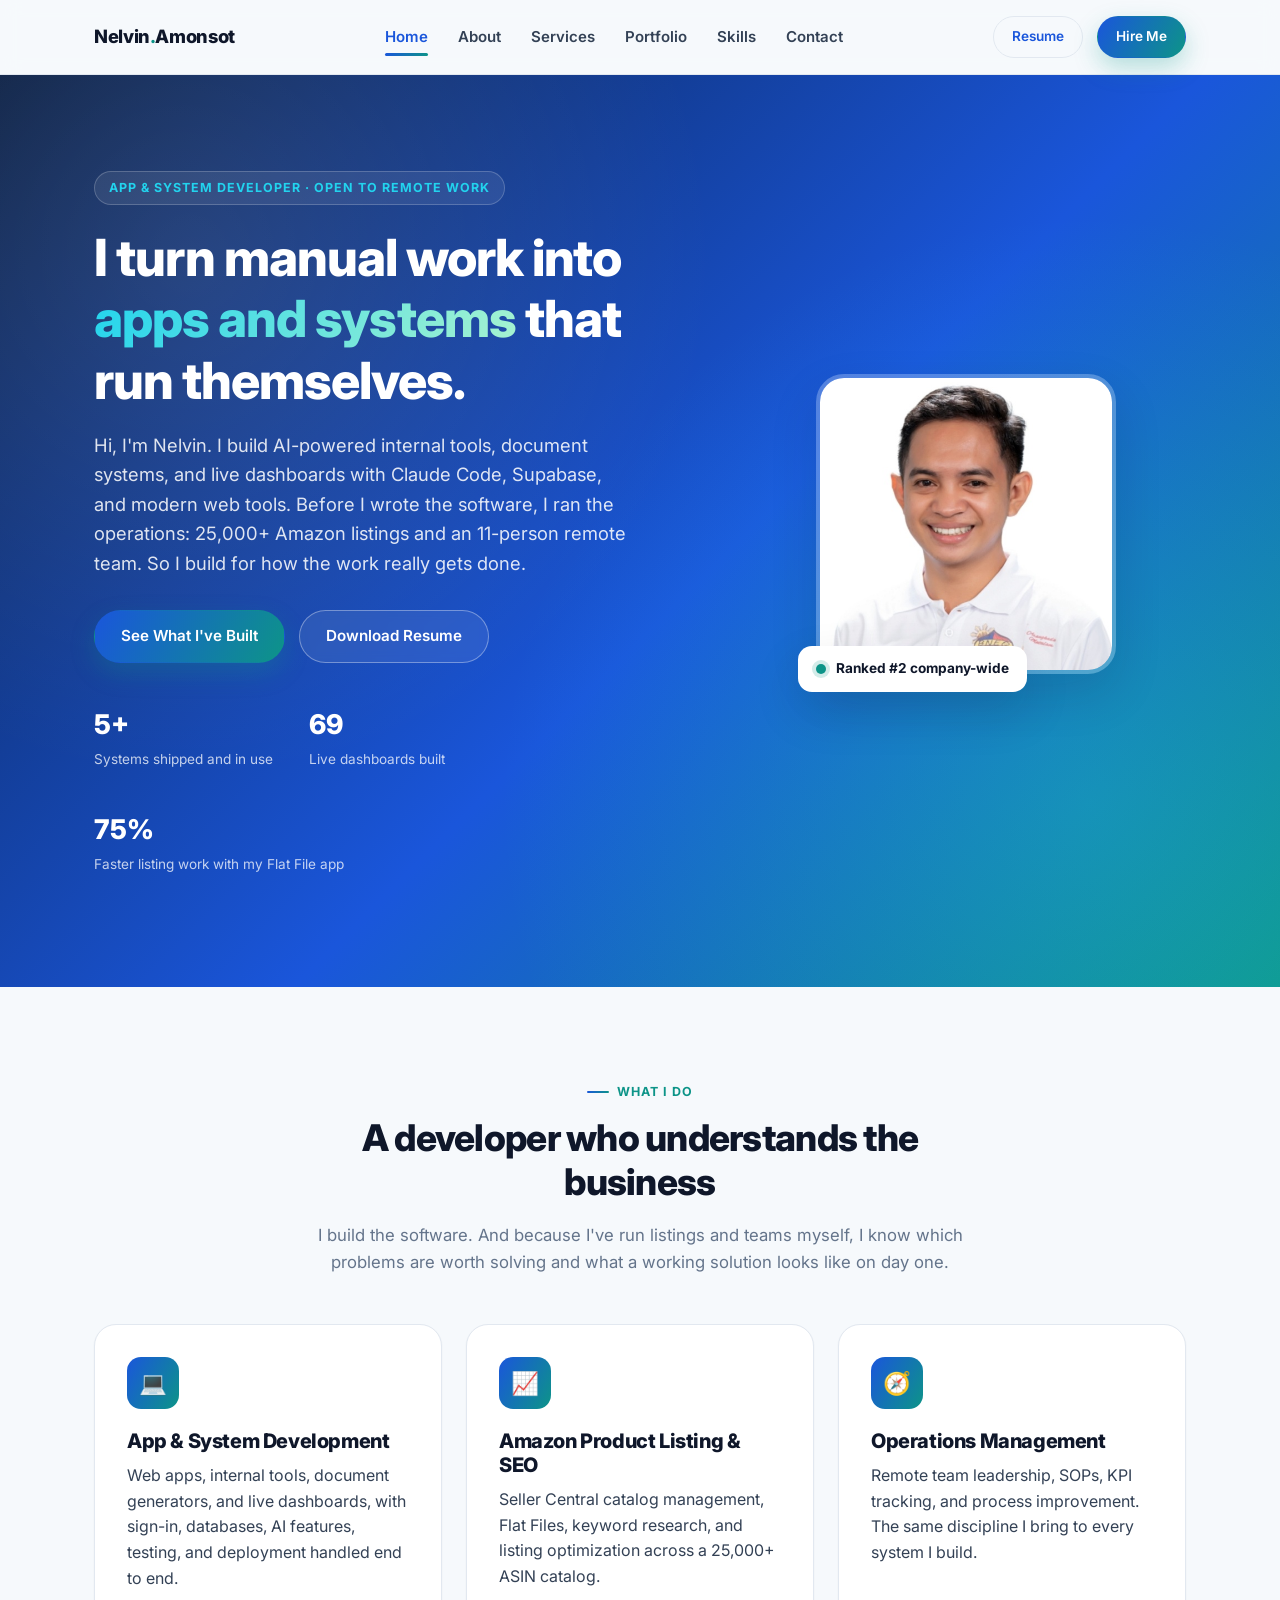
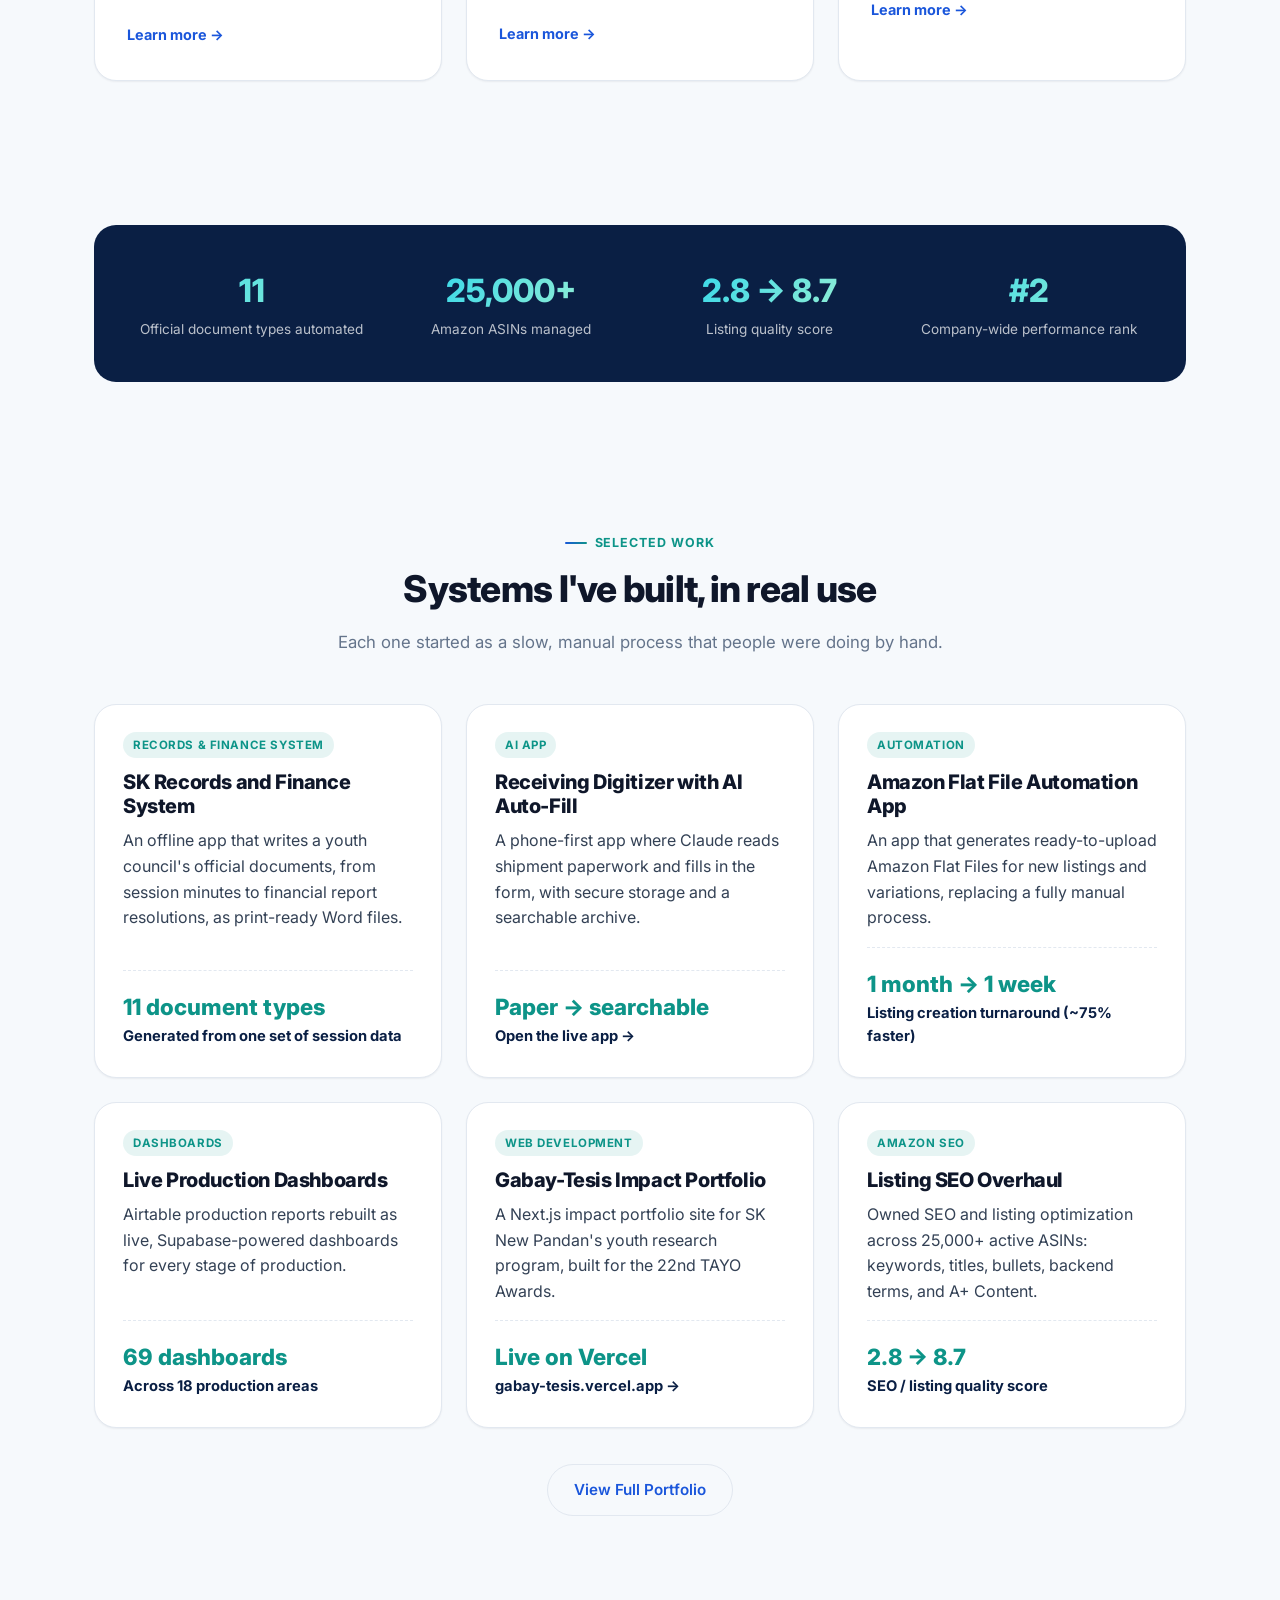
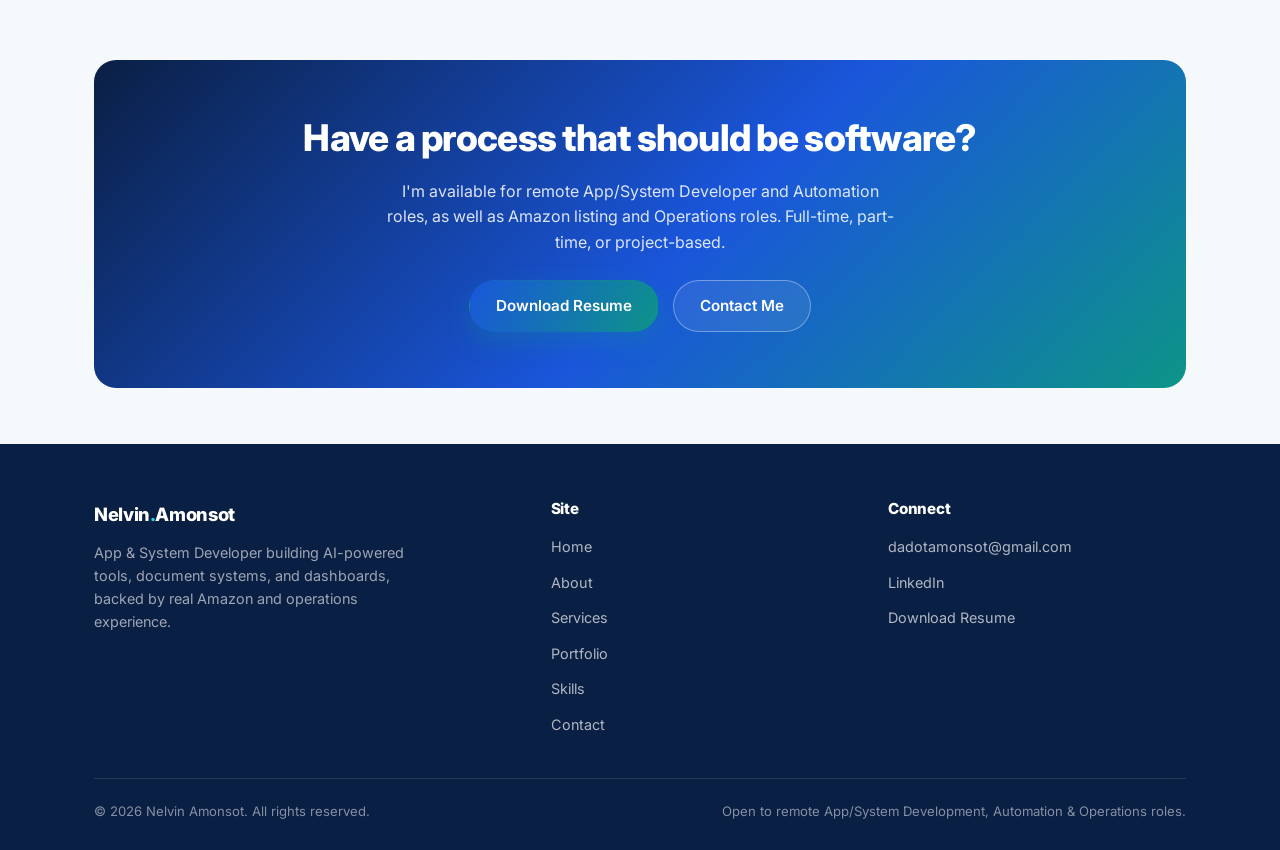
<file: index.html>
<!doctype html>
<html lang="en">
<head>
<meta charset="UTF-8">
<meta name="viewport" content="width=device-width, initial-scale=1.0">
<title>Nelvin Amonsot — App &amp; System Developer | AI Automation, Amazon Listings &amp; Operations</title>
<meta name="description" content="Nelvin Amonsot builds AI-powered apps, internal systems, and live dashboards, with hands-on experience in Amazon product listing and operations management. Open to remote roles.">
<link rel="preconnect" href="https://fonts.googleapis.com">
<link rel="preconnect" href="https://fonts.gstatic.com" crossorigin>
<link href="https://fonts.googleapis.com/css2?family=Inter:wght@400;500;600;700;800&display=swap" rel="stylesheet">
<link rel="stylesheet" href="css/style.css">
</head>
<body>

<header class="navbar">
  <div class="nav-inner">
    <a href="index.html" class="wordmark">Nelvin<span>.</span>Amonsot</a>
    <nav>
      <ul class="nav-links">
        <li><a href="index.html">Home</a></li>
        <li><a href="about.html">About</a></li>
        <li><a href="services.html">Services</a></li>
        <li><a href="portfolio.html">Portfolio</a></li>
        <li><a href="skills.html">Skills</a></li>
        <li><a href="contact.html">Contact</a></li>
      </ul>
    </nav>
    <div class="nav-cta">
      <a href="assets/Nelvin-Amonsot-Resume.pdf" class="btn btn-outline btn-sm" download>Resume</a>
      <a href="contact.html" class="btn btn-primary btn-sm">Hire Me</a>
      <button class="nav-toggle" aria-label="Toggle menu"><span></span><span></span><span></span></button>
    </div>
  </div>
</header>

<!-- HERO -->
<section class="hero">
  <div class="container hero-inner">
    <div>
      <span class="hero-eyebrow">App &amp; System Developer · Open to remote work</span>
      <h1>I turn manual work into <span class="accent">apps and systems</span> that run themselves.</h1>
      <p class="hero-sub">Hi, I'm Nelvin. I build AI-powered internal tools, document systems, and live dashboards with Claude Code, Supabase, and modern web tools. Before I wrote the software, I ran the operations: 25,000+ Amazon listings and an 11-person remote team. So I build for how the work really gets done.</p>
      <div class="hero-actions">
        <a href="portfolio.html" class="btn btn-primary">See What I've Built</a>
        <a href="assets/Nelvin-Amonsot-Resume.pdf" class="btn btn-ghost" download>Download Resume</a>
      </div>
      <div class="hero-stats">
        <div class="hero-stat"><strong>5+</strong><span>Systems shipped and in use</span></div>
        <div class="hero-stat"><strong>69</strong><span>Live dashboards built</span></div>
        <div class="hero-stat"><strong>75%</strong><span>Faster listing work with my Flat File app</span></div>
      </div>
    </div>
    <div class="hero-photo-wrap">
      <img src="assets/nelvin-headshot.jpg" alt="Nelvin Amonsot" class="hero-photo">
      <div class="hero-badge"><span class="dot"></span> Ranked #2 company-wide</div>
    </div>
  </div>
</section>

<!-- PILLARS -->
<section>
  <div class="container">
    <div class="section-head center reveal">
      <span class="eyebrow">What I Do</span>
      <h2>A developer who understands the business</h2>
      <p>I build the software. And because I've run listings and teams myself, I know which problems are worth solving and what a working solution looks like on day one.</p>
    </div>
    <div class="pillars-grid">
      <div class="card reveal">
        <div class="card-icon">💻</div>
        <h3>App &amp; System Development</h3>
        <p>Web apps, internal tools, document generators, and live dashboards, with sign-in, databases, AI features, testing, and deployment handled end to end.</p>
        <a href="services.html" class="card-link">Learn more →</a>
      </div>
      <div class="card reveal">
        <div class="card-icon">📈</div>
        <h3>Amazon Product Listing &amp; SEO</h3>
        <p>Seller Central catalog management, Flat Files, keyword research, and listing optimization across a 25,000+ ASIN catalog.</p>
        <a href="services.html" class="card-link">Learn more →</a>
      </div>
      <div class="card reveal">
        <div class="card-icon">🧭</div>
        <h3>Operations Management</h3>
        <p>Remote team leadership, SOPs, KPI tracking, and process improvement. The same discipline I bring to every system I build.</p>
        <a href="services.html" class="card-link">Learn more →</a>
      </div>
    </div>
  </div>
</section>

<!-- STATS STRIP -->
<section class="tight">
  <div class="container">
    <div class="stats-strip reveal">
      <div class="stat"><strong>11</strong><span>Official document types automated</span></div>
      <div class="stat"><strong>25,000+</strong><span>Amazon ASINs managed</span></div>
      <div class="stat"><strong>2.8 → 8.7</strong><span>Listing quality score</span></div>
      <div class="stat"><strong>#2</strong><span>Company-wide performance rank</span></div>
    </div>
  </div>
</section>

<!-- FEATURED CASE STUDIES -->
<section>
  <div class="container">
    <div class="section-head center reveal">
      <span class="eyebrow">Selected Work</span>
      <h2>Systems I've built, in real use</h2>
      <p>Each one started as a slow, manual process that people were doing by hand.</p>
    </div>
    <div class="case-grid">
      <div class="case-card reveal">
        <div class="case-card-top">
          <span class="case-tag">Records &amp; Finance System</span>
          <h3>SK Records and Finance System</h3>
        </div>
        <div class="case-card-body">
          <p>An offline app that writes a youth council's official documents, from session minutes to financial report resolutions, as print-ready Word files.</p>
          <div class="case-result"><span class="num">11 document types</span>Generated from one set of session data</div>
        </div>
      </div>
      <div class="case-card reveal">
        <div class="case-card-top">
          <span class="case-tag">AI App</span>
          <h3>Receiving Digitizer with AI Auto-Fill</h3>
        </div>
        <div class="case-card-body">
          <p>A phone-first app where Claude reads shipment paperwork and fills in the form, with secure storage and a searchable archive.</p>
          <div class="case-result"><span class="num">Paper → searchable</span><a href="https://v2--rsh-recieving-digitization.netlify.app/" target="_blank" rel="noopener">Open the live app →</a></div>
        </div>
      </div>
      <div class="case-card reveal">
        <div class="case-card-top">
          <span class="case-tag">Automation</span>
          <h3>Amazon Flat File Automation App</h3>
        </div>
        <div class="case-card-body">
          <p>An app that generates ready-to-upload Amazon Flat Files for new listings and variations, replacing a fully manual process.</p>
          <div class="case-result"><span class="num">1 month → 1 week</span>Listing creation turnaround (~75% faster)</div>
        </div>
      </div>
      <div class="case-card reveal">
        <div class="case-card-top">
          <span class="case-tag">Dashboards</span>
          <h3>Live Production Dashboards</h3>
        </div>
        <div class="case-card-body">
          <p>Airtable production reports rebuilt as live, Supabase-powered dashboards for every stage of production.</p>
          <div class="case-result"><span class="num">69 dashboards</span>Across 18 production areas</div>
        </div>
      </div>
      <div class="case-card reveal">
        <div class="case-card-top">
          <span class="case-tag">Web Development</span>
          <h3>Gabay-Tesis Impact Portfolio</h3>
        </div>
        <div class="case-card-body">
          <p>A Next.js impact portfolio site for SK New Pandan's youth research program, built for the 22nd TAYO Awards.</p>
          <div class="case-result"><span class="num">Live on Vercel</span><a href="https://gabay-tesis.vercel.app/" target="_blank" rel="noopener">gabay-tesis.vercel.app →</a></div>
        </div>
      </div>
      <div class="case-card reveal">
        <div class="case-card-top">
          <span class="case-tag">Amazon SEO</span>
          <h3>Listing SEO Overhaul</h3>
        </div>
        <div class="case-card-body">
          <p>Owned SEO and listing optimization across 25,000+ active ASINs: keywords, titles, bullets, backend terms, and A+ Content.</p>
          <div class="case-result"><span class="num">2.8 → 8.7</span>SEO / listing quality score</div>
        </div>
      </div>
    </div>
    <div style="text-align:center; margin-top: 36px;">
      <a href="portfolio.html" class="btn btn-outline">View Full Portfolio</a>
    </div>
  </div>
</section>

<!-- CTA BANNER -->
<section class="tight">
  <div class="container">
    <div class="cta-banner reveal">
      <h2>Have a process that should be software?</h2>
      <p>I'm available for remote App/System Developer and Automation roles, as well as Amazon listing and Operations roles. Full-time, part-time, or project-based.</p>
      <div class="cta-actions">
        <a href="assets/Nelvin-Amonsot-Resume.pdf" class="btn btn-primary" download>Download Resume</a>
        <a href="contact.html" class="btn btn-ghost">Contact Me</a>
      </div>
    </div>
  </div>
</section>

<footer>
  <div class="container">
    <div class="footer-inner">
      <div class="footer-brand">
        <div class="wordmark">Nelvin<span style="color:var(--cyan)">.</span>Amonsot</div>
        <p>App &amp; System Developer building AI-powered tools, document systems, and dashboards, backed by real Amazon and operations experience.</p>
      </div>
      <div class="footer">
        <h4>Site</h4>
        <ul class="footer-links">
          <li><a href="index.html">Home</a></li>
          <li><a href="about.html">About</a></li>
          <li><a href="services.html">Services</a></li>
          <li><a href="portfolio.html">Portfolio</a></li>
          <li><a href="skills.html">Skills</a></li>
          <li><a href="contact.html">Contact</a></li>
        </ul>
      </div>
      <div class="footer">
        <h4>Connect</h4>
        <ul class="footer-links">
          <li><a href="mailto:dadotamonsot@gmail.com">dadotamonsot@gmail.com</a></li>
          <li><a href="https://www.linkedin.com/in/nelvin-amonsot-4b652a217/" target="_blank" rel="noopener">LinkedIn</a></li>
          <li><a href="assets/Nelvin-Amonsot-Resume.pdf" download>Download Resume</a></li>
        </ul>
      </div>
    </div>
    <div class="footer-bottom">
      <span>© 2026 Nelvin Amonsot. All rights reserved.</span>
      <span>Open to remote App/System Development, Automation &amp; Operations roles.</span>
    </div>
  </div>
</footer>

<script src="js/script.js"></script>
</body>
</html>
</file>
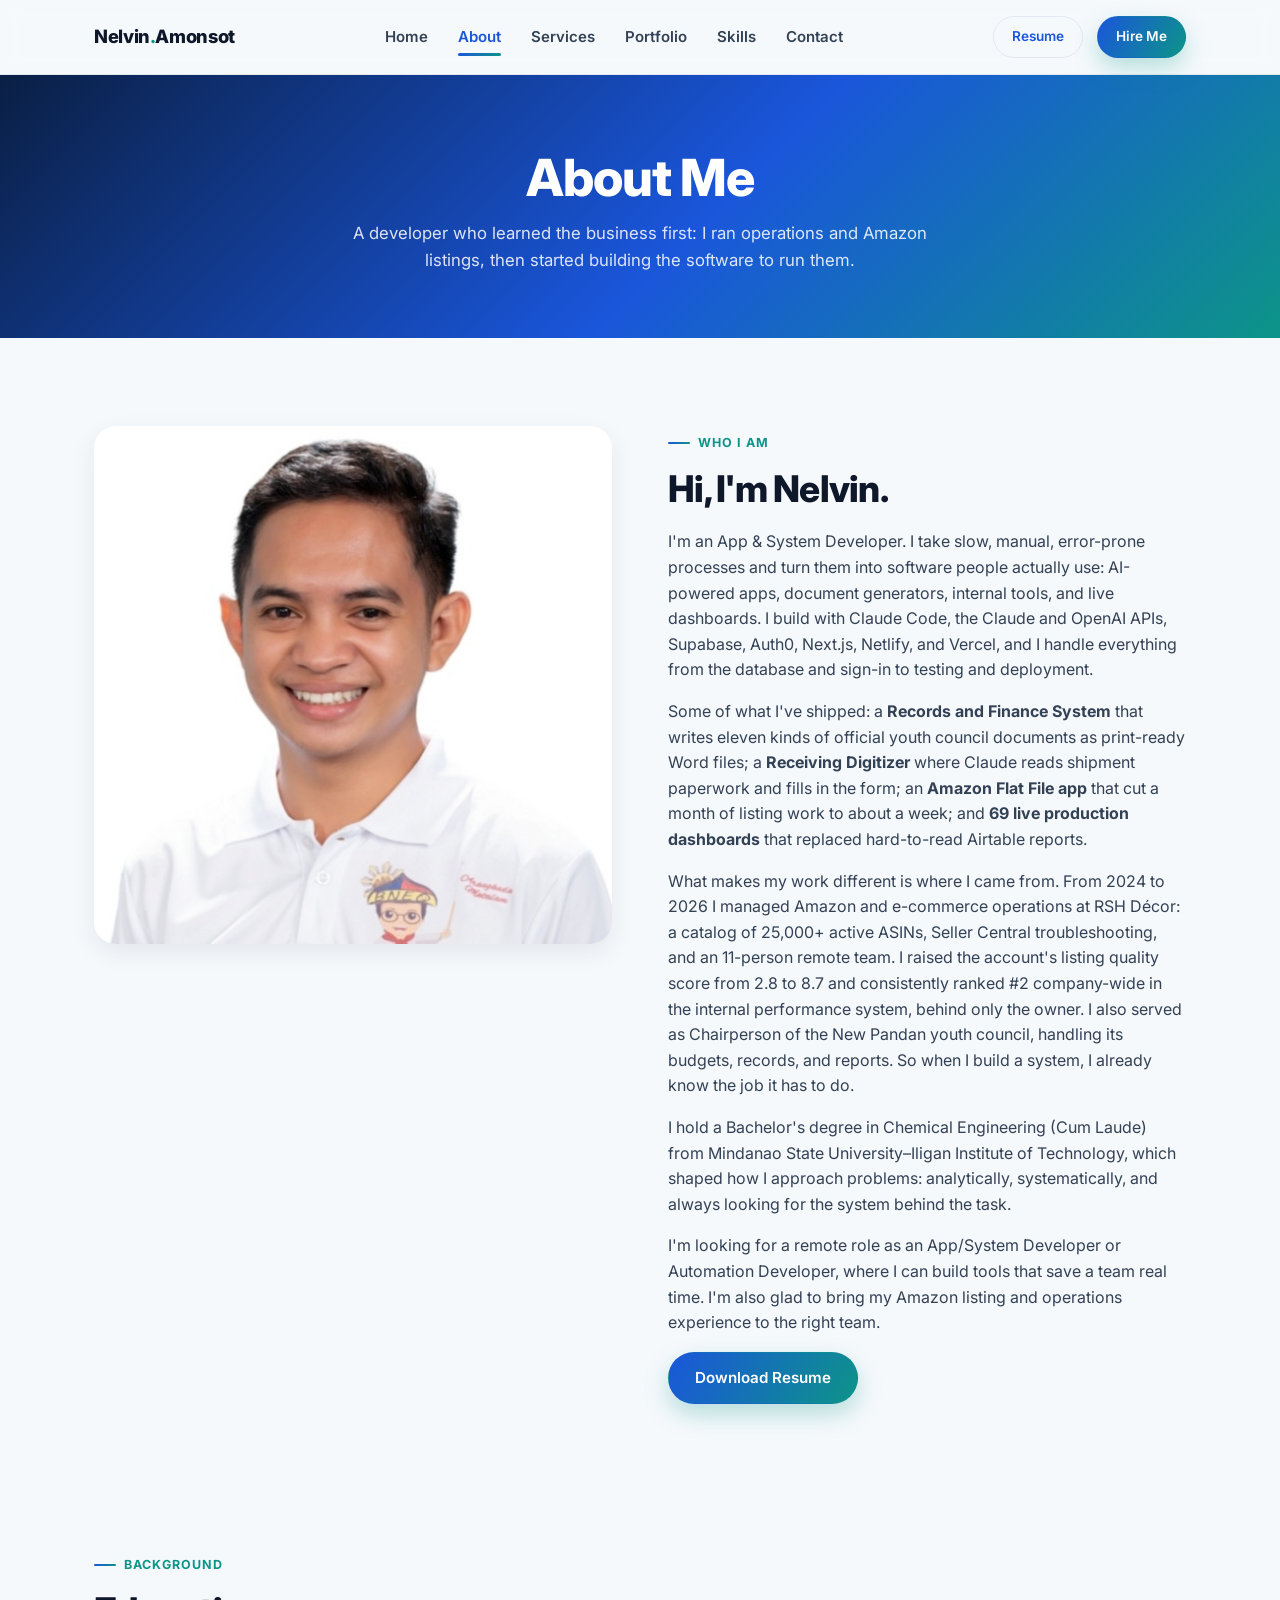
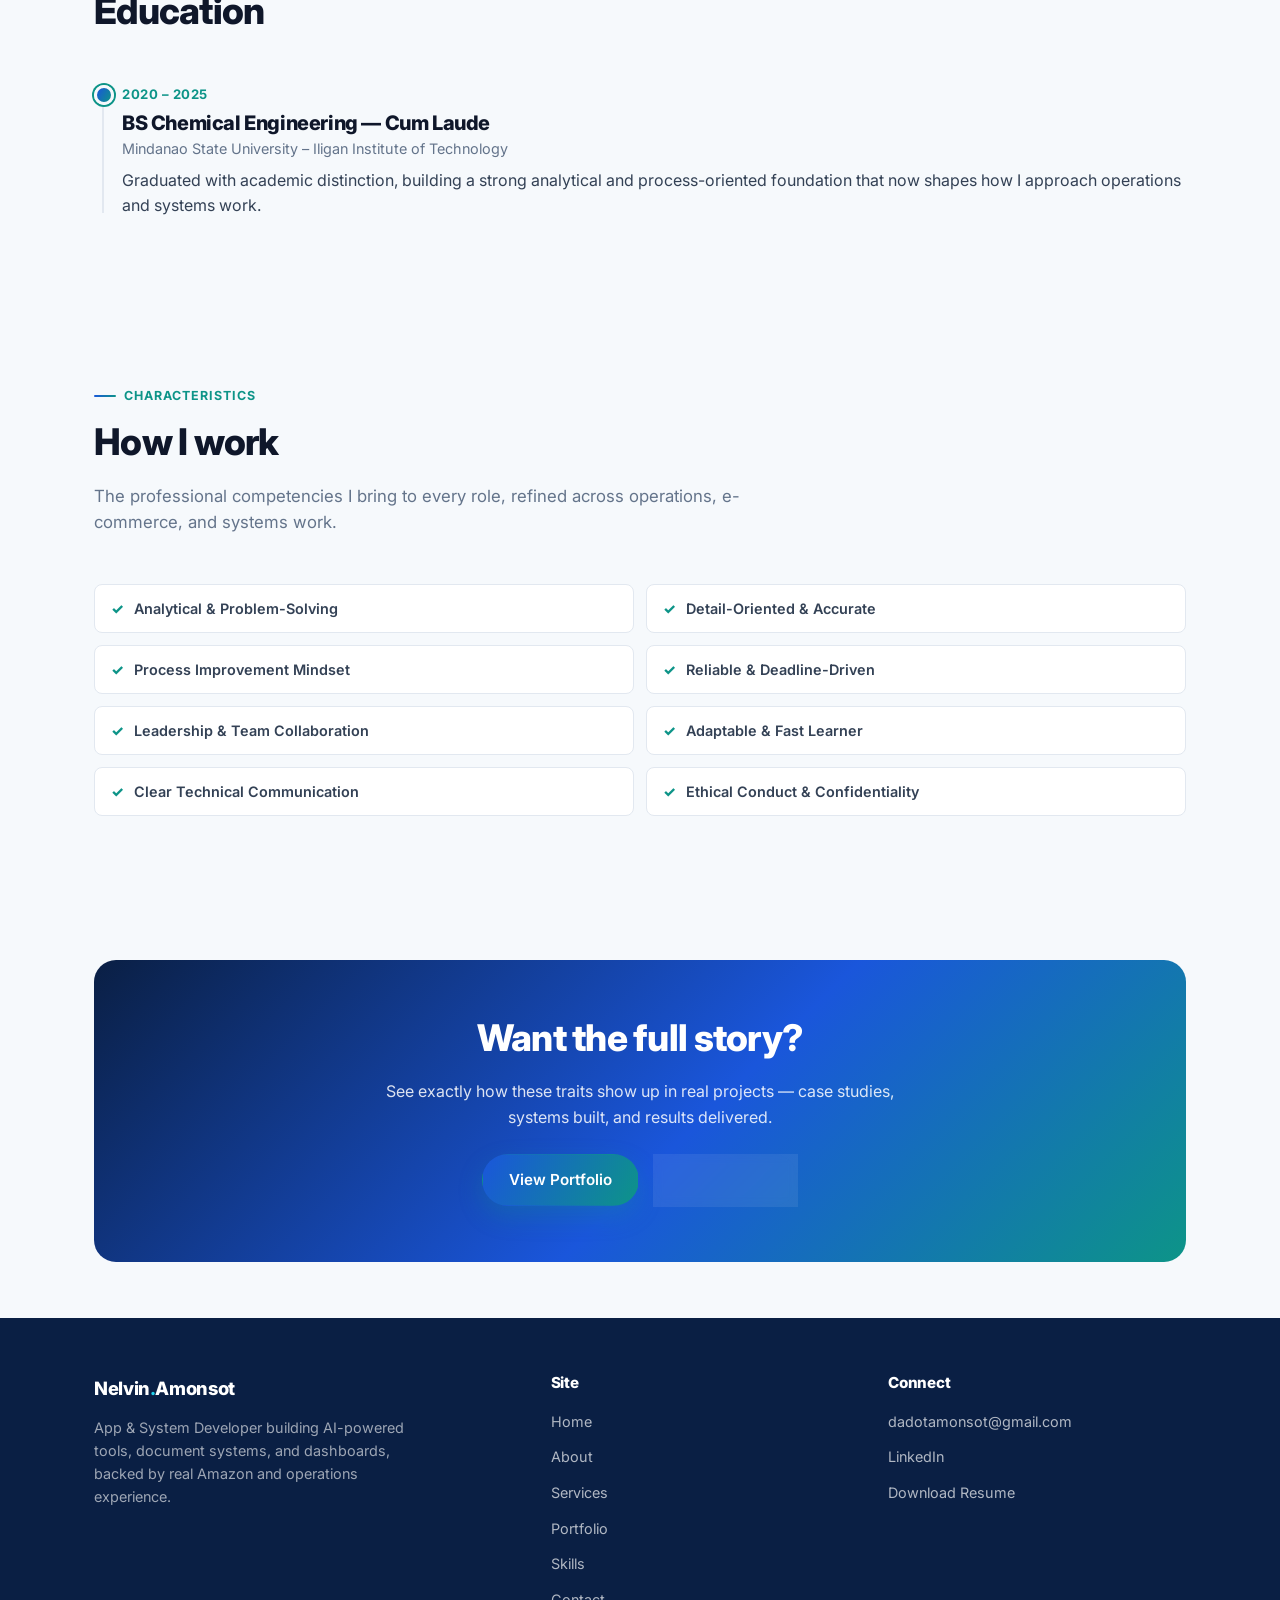
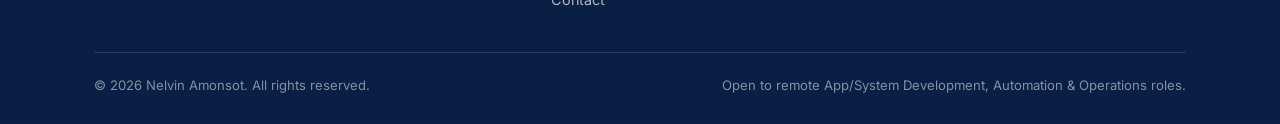
<file: about.html>
<!doctype html>
<html lang="en">
<head>
<meta charset="UTF-8">
<meta name="viewport" content="width=device-width, initial-scale=1.0">
<title>About — Nelvin Amonsot</title>
<meta name="description" content="About Nelvin Amonsot, an App &amp; System Developer with a background in Amazon listing optimization and operations management.">
<link rel="preconnect" href="https://fonts.googleapis.com">
<link rel="preconnect" href="https://fonts.gstatic.com" crossorigin>
<link href="https://fonts.googleapis.com/css2?family=Inter:wght@400;500;600;700;800&display=swap" rel="stylesheet">
<link rel="stylesheet" href="css/style.css">
</head>
<body>

<header class="navbar">
  <div class="nav-inner">
    <a href="index.html" class="wordmark">Nelvin<span>.</span>Amonsot</a>
    <nav>
      <ul class="nav-links">
        <li><a href="index.html">Home</a></li>
        <li><a href="about.html">About</a></li>
        <li><a href="services.html">Services</a></li>
        <li><a href="portfolio.html">Portfolio</a></li>
        <li><a href="skills.html">Skills</a></li>
        <li><a href="contact.html">Contact</a></li>
      </ul>
    </nav>
    <div class="nav-cta">
      <a href="assets/Nelvin-Amonsot-Resume.pdf" class="btn btn-outline btn-sm" download>Resume</a>
      <a href="contact.html" class="btn btn-primary btn-sm">Hire Me</a>
      <button class="nav-toggle" aria-label="Toggle menu"><span></span><span></span><span></span></button>
    </div>
  </div>
</header>

<section class="page-hero">
  <div class="container">
    <h1>About Me</h1>
    <p>A developer who learned the business first: I ran operations and Amazon listings, then started building the software to run them.</p>
  </div>
</section>

<section>
  <div class="container split">
    <img src="assets/nelvin-headshot.jpg" alt="Nelvin Amonsot" class="about-photo reveal">
    <div class="reveal">
      <span class="eyebrow">Who I Am</span>
      <h2>Hi, I'm Nelvin.</h2>
      <p>I'm an App &amp; System Developer. I take slow, manual, error-prone processes and turn them into software people actually use: AI-powered apps, document generators, internal tools, and live dashboards. I build with Claude Code, the Claude and OpenAI APIs, Supabase, Auth0, Next.js, Netlify, and Vercel, and I handle everything from the database and sign-in to testing and deployment.</p>
      <p>Some of what I've shipped: a <strong>Records and Finance System</strong> that writes eleven kinds of official youth council documents as print-ready Word files; a <strong>Receiving Digitizer</strong> where Claude reads shipment paperwork and fills in the form; an <strong>Amazon Flat File app</strong> that cut a month of listing work to about a week; and <strong>69 live production dashboards</strong> that replaced hard-to-read Airtable reports.</p>
      <p>What makes my work different is where I came from. From 2024 to 2026 I managed Amazon and e-commerce operations at RSH Décor: a catalog of 25,000+ active ASINs, Seller Central troubleshooting, and an 11-person remote team. I raised the account's listing quality score from 2.8 to 8.7 and consistently ranked #2 company-wide in the internal performance system, behind only the owner. I also served as Chairperson of the New Pandan youth council, handling its budgets, records, and reports. So when I build a system, I already know the job it has to do.</p>
      <p>I hold a Bachelor's degree in Chemical Engineering (Cum Laude) from Mindanao State University–Iligan Institute of Technology, which shaped how I approach problems: analytically, systematically, and always looking for the system behind the task.</p>
      <p>I'm looking for a remote role as an App/System Developer or Automation Developer, where I can build tools that save a team real time. I'm also glad to bring my Amazon listing and operations experience to the right team.</p>
      <a href="assets/Nelvin-Amonsot-Resume.pdf" class="btn btn-primary" download>Download Resume</a>
    </div>
  </div>
</section>

<section class="tight">
  <div class="container">
    <div class="section-head reveal">
      <span class="eyebrow">Background</span>
      <h2>Education</h2>
    </div>
    <div class="timeline reveal">
      <div class="timeline-item">
        <span class="timeline-date">2020 – 2025</span>
        <h3>BS Chemical Engineering — Cum Laude</h3>
        <p class="timeline-org">Mindanao State University – Iligan Institute of Technology</p>
        <p>Graduated with academic distinction, building a strong analytical and process-oriented foundation that now shapes how I approach operations and systems work.</p>
      </div>
    </div>
  </div>
</section>

<section>
  <div class="container">
    <div class="section-head reveal">
      <span class="eyebrow">Characteristics</span>
      <h2>How I work</h2>
      <p>The professional competencies I bring to every role, refined across operations, e-commerce, and systems work.</p>
    </div>
    <div class="competency-grid reveal">
      <div>Analytical &amp; Problem-Solving</div>
      <div>Detail-Oriented &amp; Accurate</div>
      <div>Process Improvement Mindset</div>
      <div>Reliable &amp; Deadline-Driven</div>
      <div>Leadership &amp; Team Collaboration</div>
      <div>Adaptable &amp; Fast Learner</div>
      <div>Clear Technical Communication</div>
      <div>Ethical Conduct &amp; Confidentiality</div>
    </div>
  </div>
</section>

<section class="tight">
  <div class="container">
    <div class="cta-banner reveal">
      <h2>Want the full story?</h2>
      <p>See exactly how these traits show up in real projects — case studies, systems built, and results delivered.</p>
      <div class="cta-actions">
        <a href="portfolio.html" class="btn btn-primary">View Portfolio</a>
        <a href="contact.html" class="btn btn-ghost">Get In Touch</a>
      </div>
    </div>
  </div>
</section>

<footer>
  <div class="container">
    <div class="footer-inner">
      <div class="footer-brand">
        <div class="wordmark">Nelvin<span style="color:var(--cyan)">.</span>Amonsot</div>
        <p>App &amp; System Developer building AI-powered tools, document systems, and dashboards, backed by real Amazon and operations experience.</p>
      </div>
      <div class="footer">
        <h4>Site</h4>
        <ul class="footer-links">
          <li><a href="index.html">Home</a></li>
          <li><a href="about.html">About</a></li>
          <li><a href="services.html">Services</a></li>
          <li><a href="portfolio.html">Portfolio</a></li>
          <li><a href="skills.html">Skills</a></li>
          <li><a href="contact.html">Contact</a></li>
        </ul>
      </div>
      <div class="footer">
        <h4>Connect</h4>
        <ul class="footer-links">
          <li><a href="mailto:dadotamonsot@gmail.com">dadotamonsot@gmail.com</a></li>
          <li><a href="https://www.linkedin.com/in/nelvin-amonsot-4b652a217/" target="_blank" rel="noopener">LinkedIn</a></li>
          <li><a href="assets/Nelvin-Amonsot-Resume.pdf" download>Download Resume</a></li>
        </ul>
      </div>
    </div>
    <div class="footer-bottom">
      <span>© 2026 Nelvin Amonsot. All rights reserved.</span>
      <span>Open to remote App/System Development, Automation &amp; Operations roles.</span>
    </div>
  </div>
</footer>

<script src="js/script.js"></script>
</body>
</html>
</file>
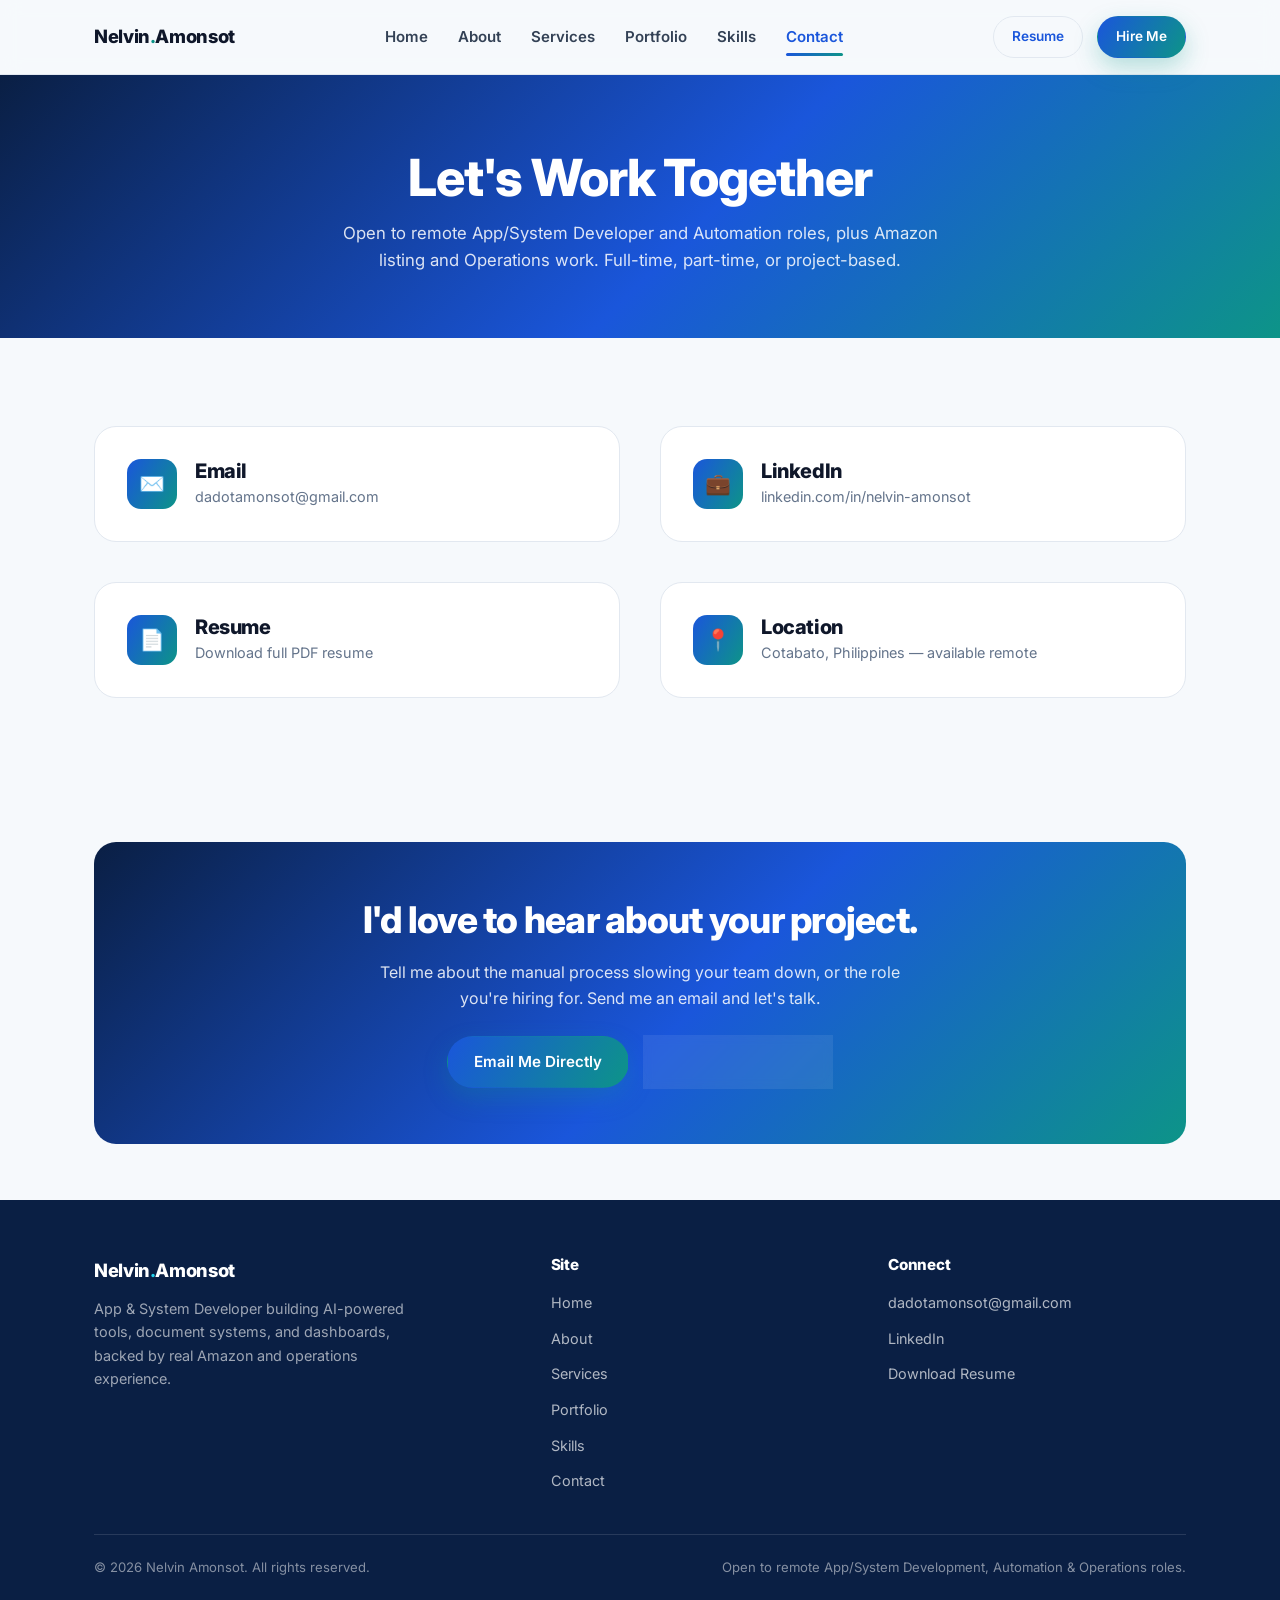
<file: contact.html>
<!doctype html>
<html lang="en">
<head>
<meta charset="UTF-8">
<meta name="viewport" content="width=device-width, initial-scale=1.0">
<title>Contact — Nelvin Amonsot</title>
<meta name="description" content="Contact Nelvin Amonsot for remote App/System Development, Automation, Amazon listing, or Operations roles.">
<link rel="preconnect" href="https://fonts.googleapis.com">
<link rel="preconnect" href="https://fonts.gstatic.com" crossorigin>
<link href="https://fonts.googleapis.com/css2?family=Inter:wght@400;500;600;700;800&display=swap" rel="stylesheet">
<link rel="stylesheet" href="css/style.css">
</head>
<body>

<header class="navbar">
  <div class="nav-inner">
    <a href="index.html" class="wordmark">Nelvin<span>.</span>Amonsot</a>
    <nav>
      <ul class="nav-links">
        <li><a href="index.html">Home</a></li>
        <li><a href="about.html">About</a></li>
        <li><a href="services.html">Services</a></li>
        <li><a href="portfolio.html">Portfolio</a></li>
        <li><a href="skills.html">Skills</a></li>
        <li><a href="contact.html">Contact</a></li>
      </ul>
    </nav>
    <div class="nav-cta">
      <a href="assets/Nelvin-Amonsot-Resume.pdf" class="btn btn-outline btn-sm" download>Resume</a>
      <a href="contact.html" class="btn btn-primary btn-sm">Hire Me</a>
      <button class="nav-toggle" aria-label="Toggle menu"><span></span><span></span><span></span></button>
    </div>
  </div>
</header>

<section class="page-hero">
  <div class="container">
    <h1>Let's Work Together</h1>
    <p>Open to remote App/System Developer and Automation roles, plus Amazon listing and Operations work. Full-time, part-time, or project-based.</p>
  </div>
</section>

<section>
  <div class="container">
    <div class="contact-grid">
      <a href="mailto:dadotamonsot@gmail.com" class="contact-card reveal">
        <div class="contact-icon">✉️</div>
        <div>
          <h3>Email</h3>
          <p>dadotamonsot@gmail.com</p>
        </div>
      </a>
      <a href="https://www.linkedin.com/in/nelvin-amonsot-4b652a217/" target="_blank" rel="noopener" class="contact-card reveal">
        <div class="contact-icon">💼</div>
        <div>
          <h3>LinkedIn</h3>
          <p>linkedin.com/in/nelvin-amonsot</p>
        </div>
      </a>
      <a href="assets/Nelvin-Amonsot-Resume.pdf" download class="contact-card reveal">
        <div class="contact-icon">📄</div>
        <div>
          <h3>Resume</h3>
          <p>Download full PDF resume</p>
        </div>
      </a>
      <div class="contact-card reveal">
        <div class="contact-icon">📍</div>
        <div>
          <h3>Location</h3>
          <p>Cotabato, Philippines — available remote</p>
        </div>
      </div>
    </div>
  </div>
</section>

<section class="tight">
  <div class="container">
    <div class="cta-banner reveal">
      <h2>I'd love to hear about your project.</h2>
      <p>Tell me about the manual process slowing your team down, or the role you're hiring for. Send me an email and let's talk.</p>
      <div class="cta-actions">
        <a href="mailto:dadotamonsot@gmail.com" class="btn btn-primary">Email Me Directly</a>
        <a href="assets/Nelvin-Amonsot-Resume.pdf" class="btn btn-ghost" download>Download Resume</a>
      </div>
    </div>
  </div>
</section>

<footer>
  <div class="container">
    <div class="footer-inner">
      <div class="footer-brand">
        <div class="wordmark">Nelvin<span style="color:var(--cyan)">.</span>Amonsot</div>
        <p>App &amp; System Developer building AI-powered tools, document systems, and dashboards, backed by real Amazon and operations experience.</p>
      </div>
      <div class="footer">
        <h4>Site</h4>
        <ul class="footer-links">
          <li><a href="index.html">Home</a></li>
          <li><a href="about.html">About</a></li>
          <li><a href="services.html">Services</a></li>
          <li><a href="portfolio.html">Portfolio</a></li>
          <li><a href="skills.html">Skills</a></li>
          <li><a href="contact.html">Contact</a></li>
        </ul>
      </div>
      <div class="footer">
        <h4>Connect</h4>
        <ul class="footer-links">
          <li><a href="mailto:dadotamonsot@gmail.com">dadotamonsot@gmail.com</a></li>
          <li><a href="https://www.linkedin.com/in/nelvin-amonsot-4b652a217/" target="_blank" rel="noopener">LinkedIn</a></li>
          <li><a href="assets/Nelvin-Amonsot-Resume.pdf" download>Download Resume</a></li>
        </ul>
      </div>
    </div>
    <div class="footer-bottom">
      <span>© 2026 Nelvin Amonsot. All rights reserved.</span>
      <span>Open to remote App/System Development, Automation &amp; Operations roles.</span>
    </div>
  </div>
</footer>

<script src="js/script.js"></script>
</body>
</html>
</file>
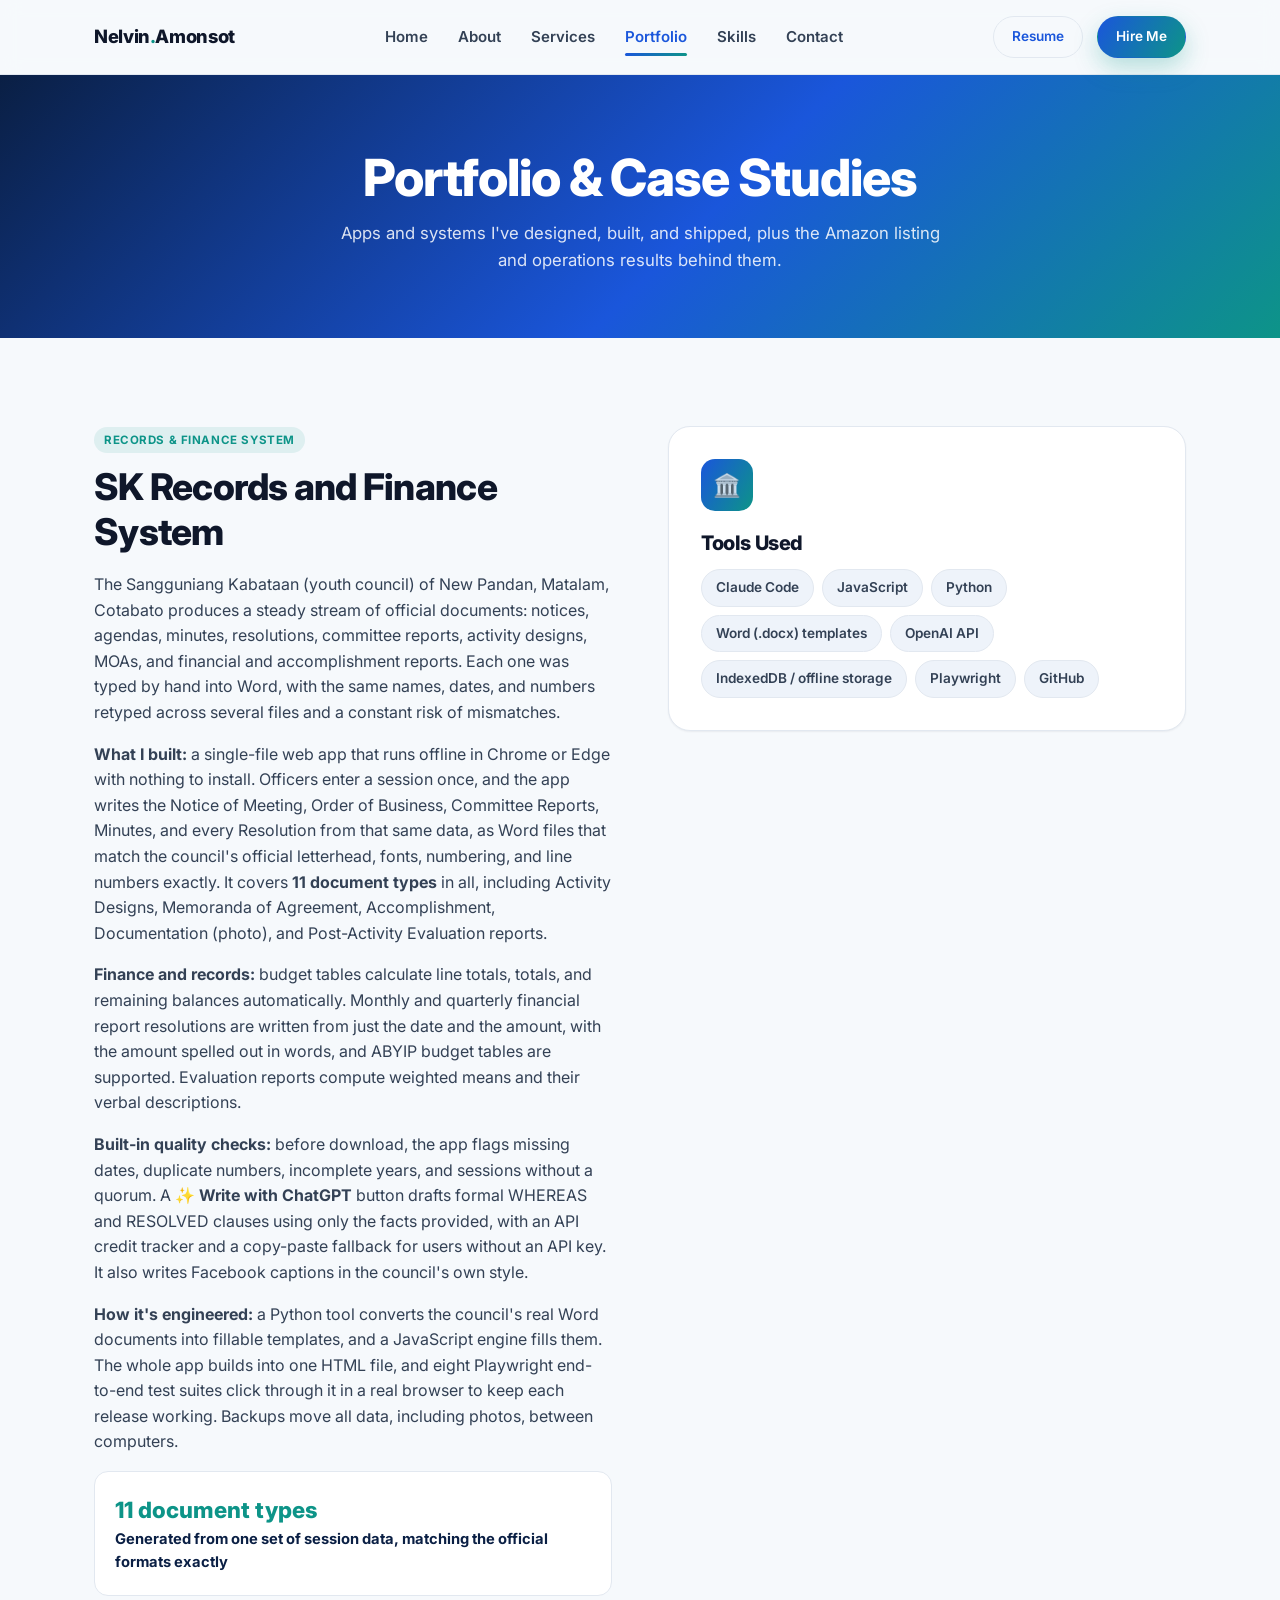
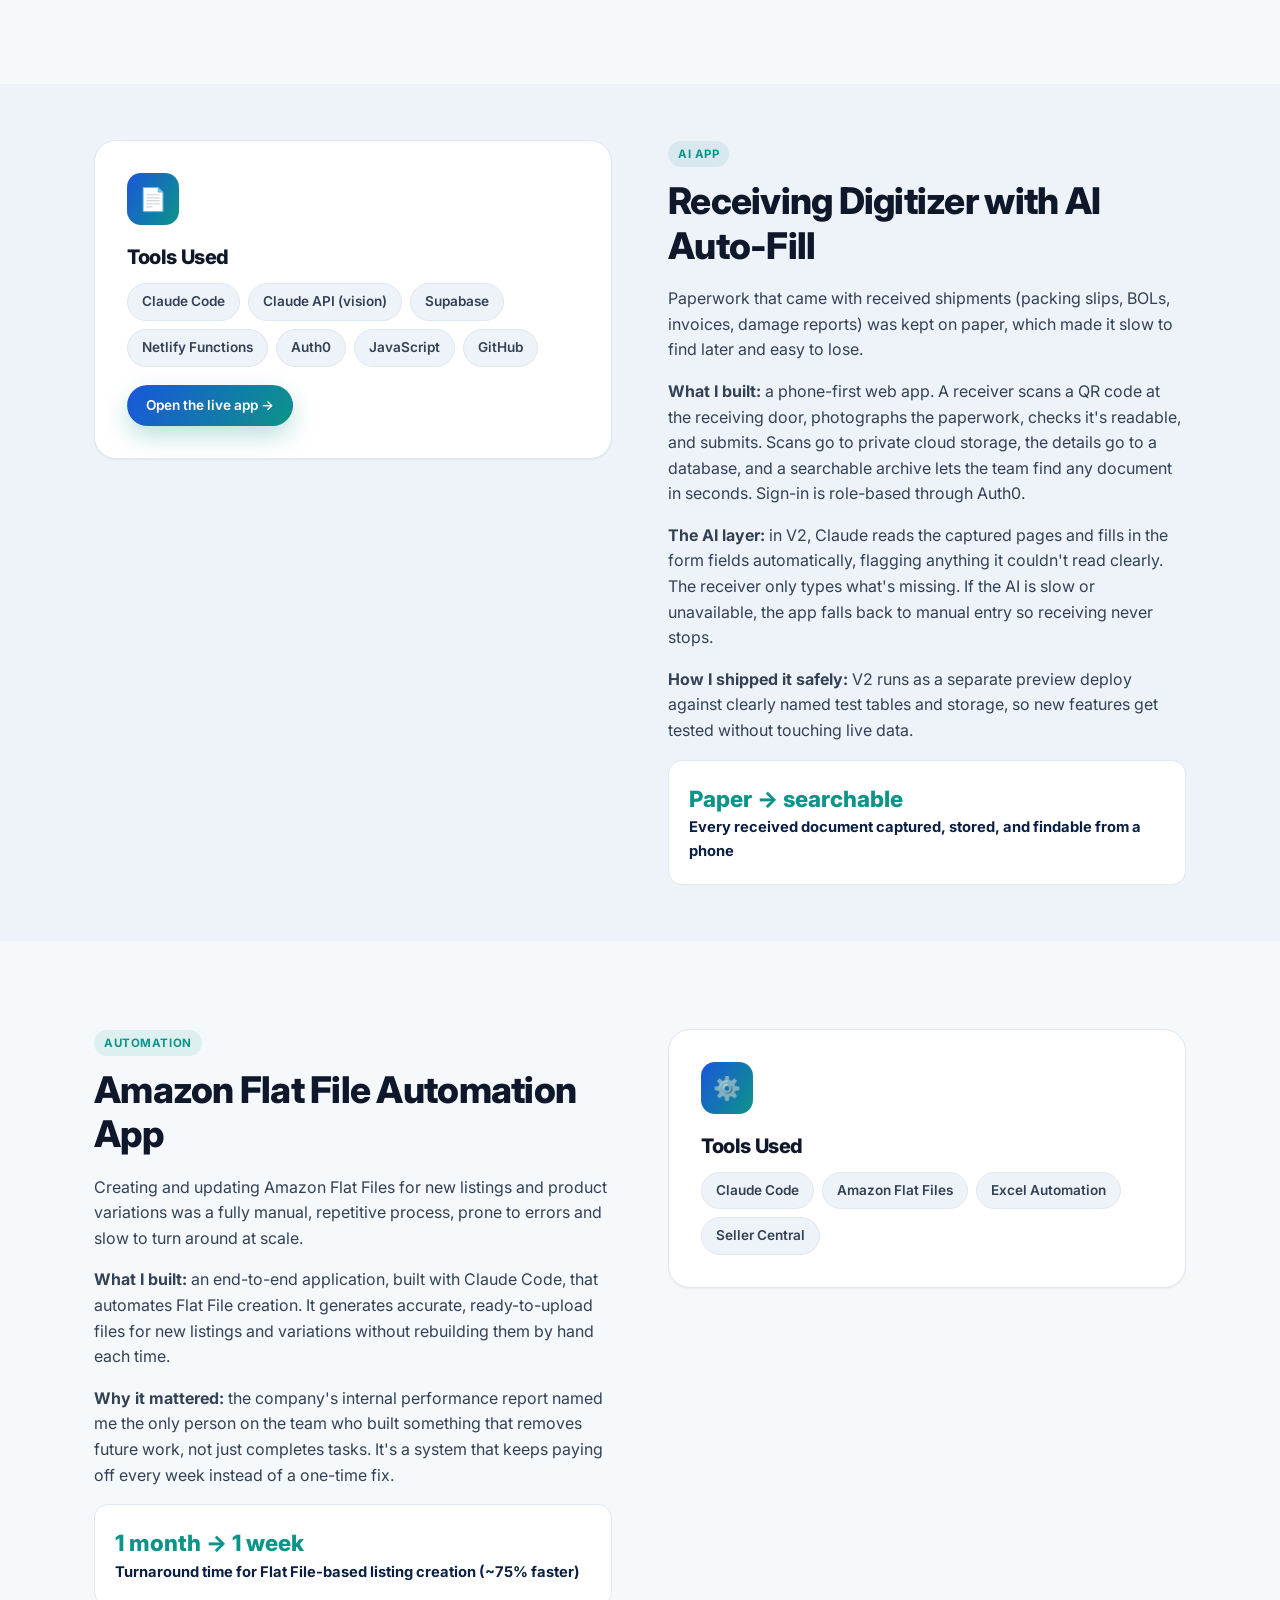
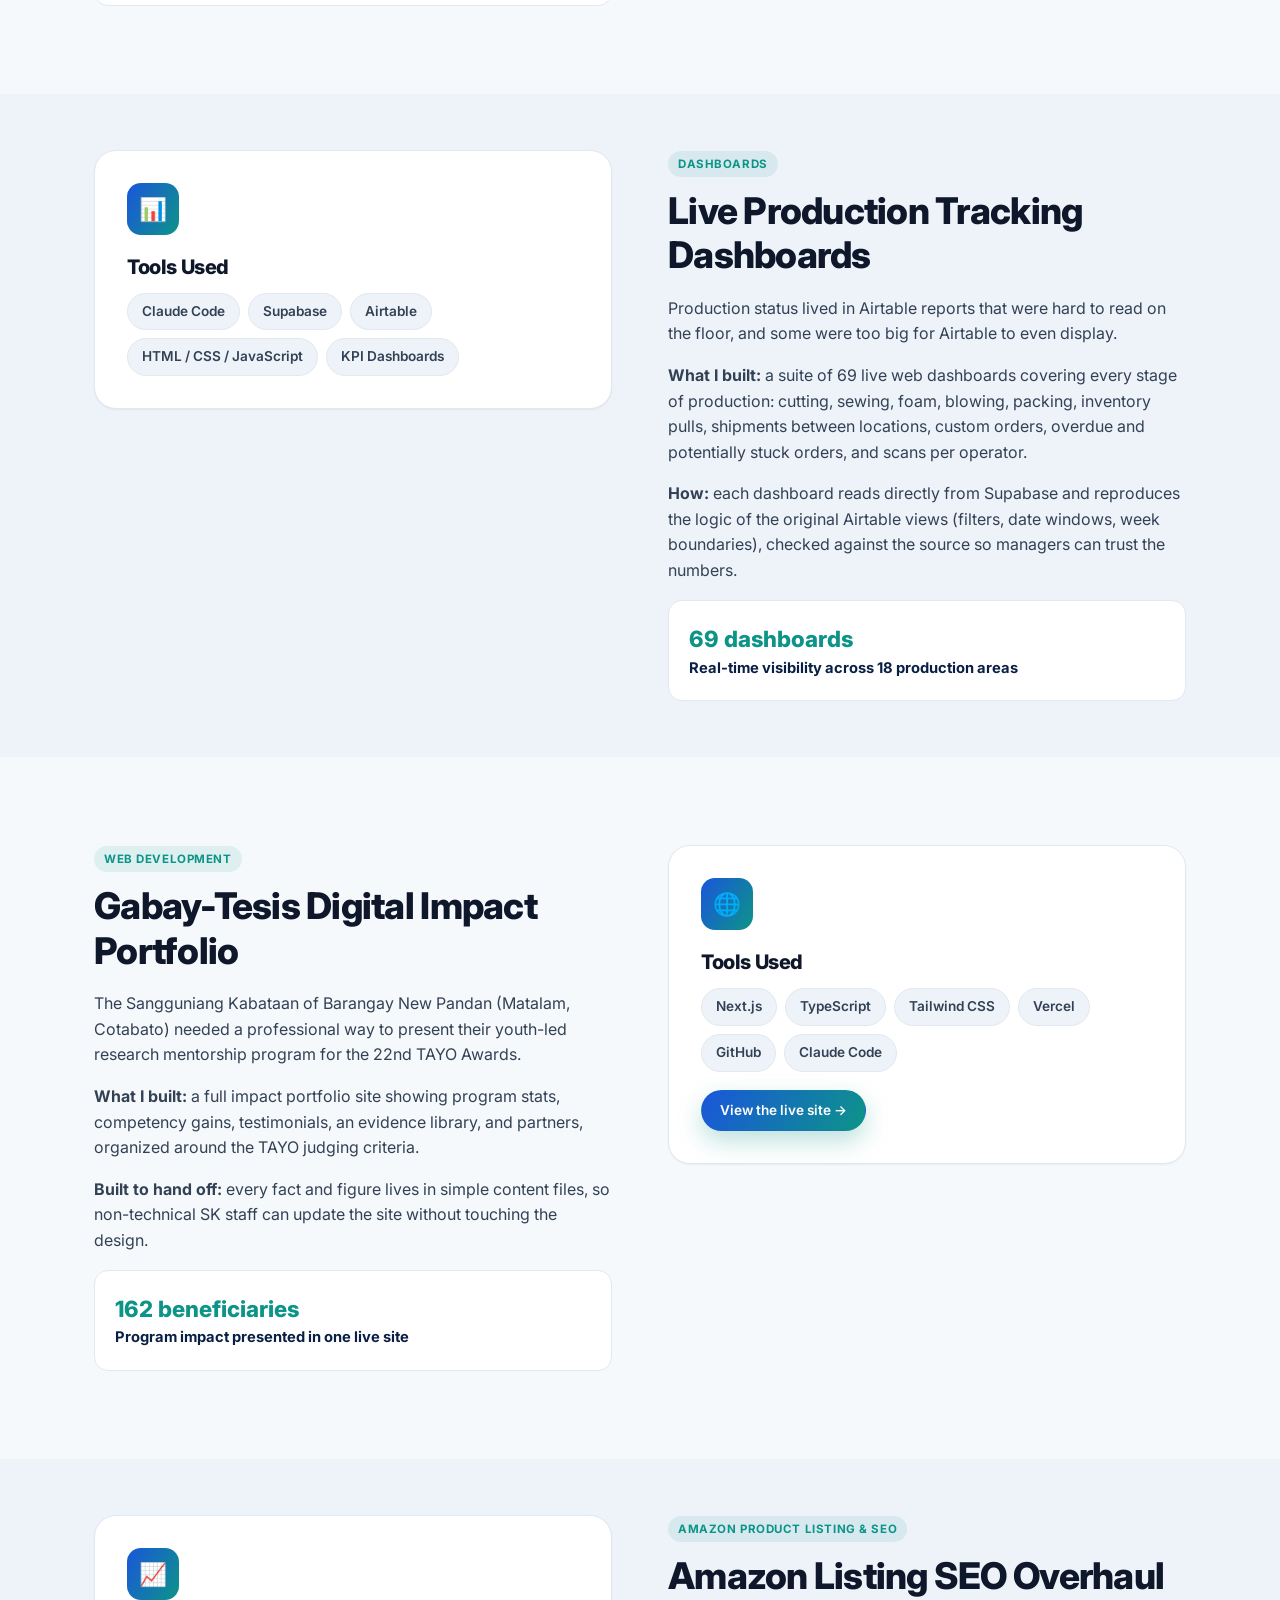
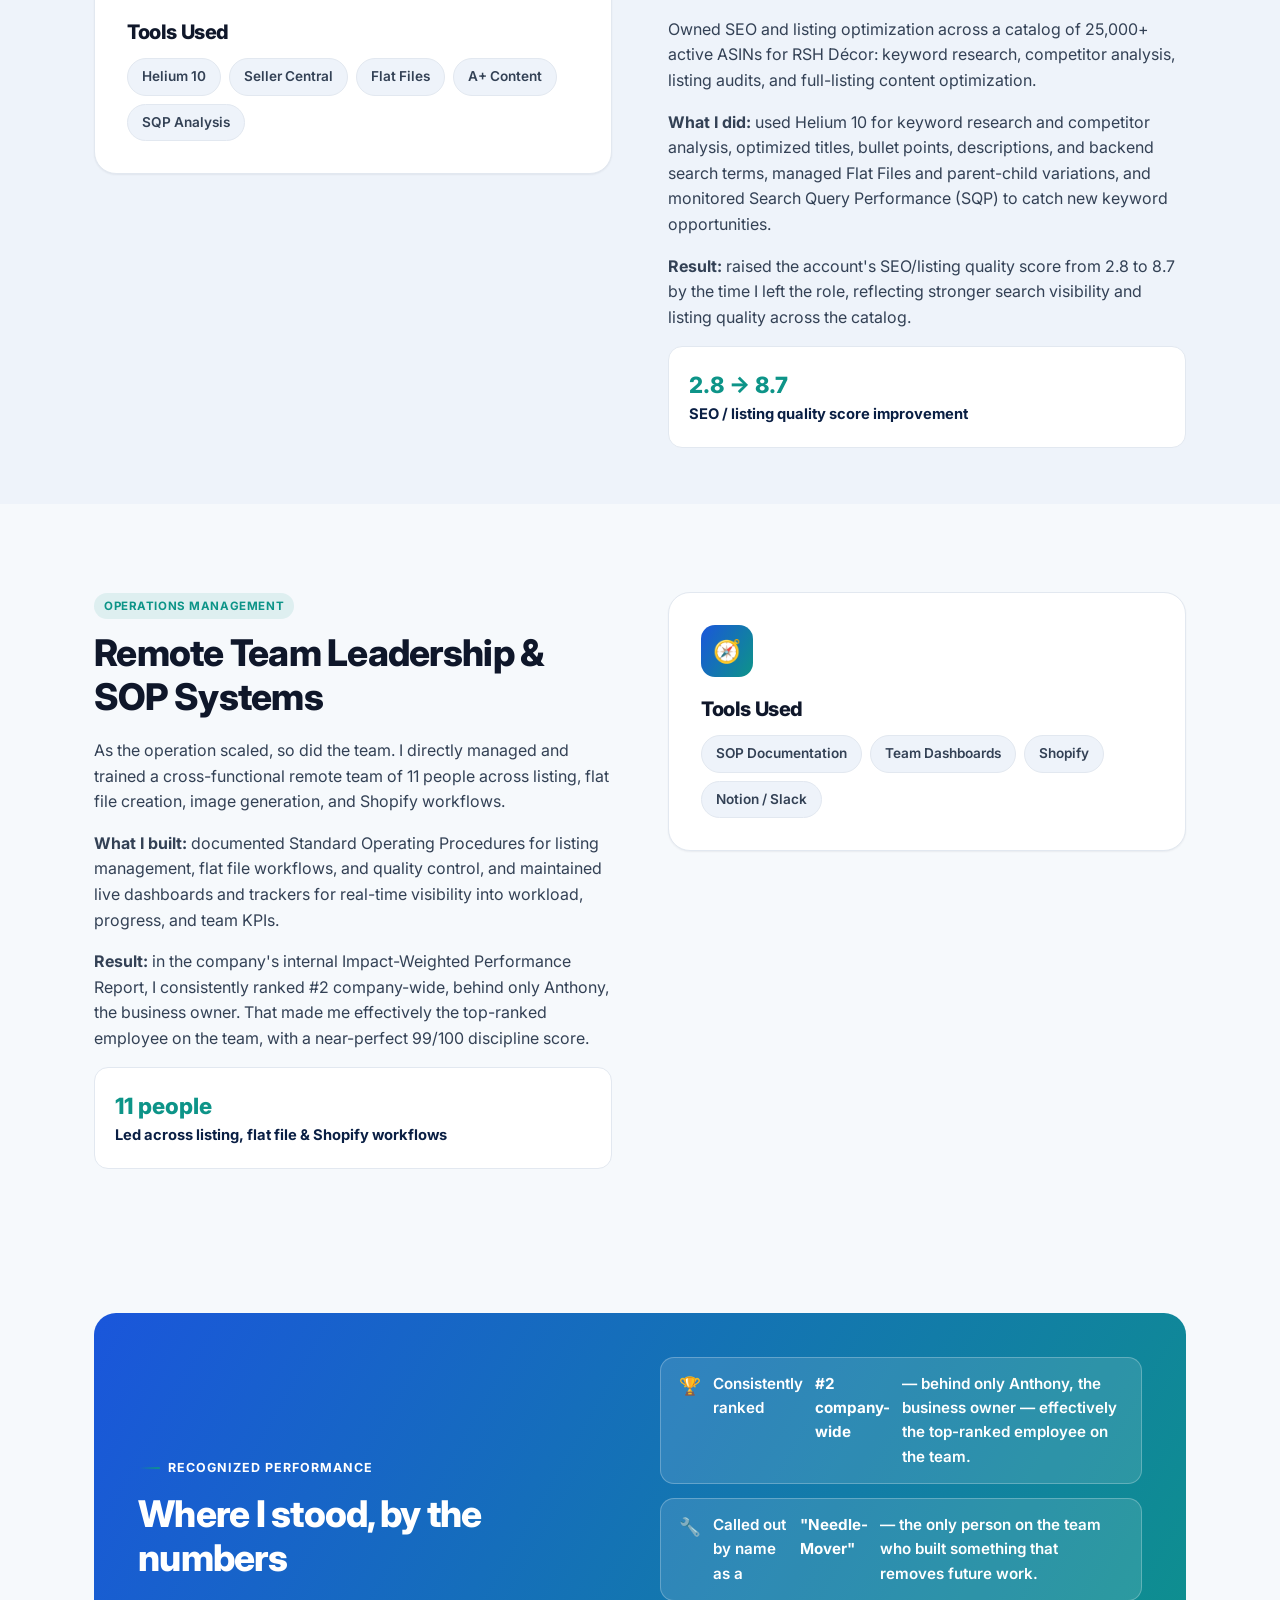
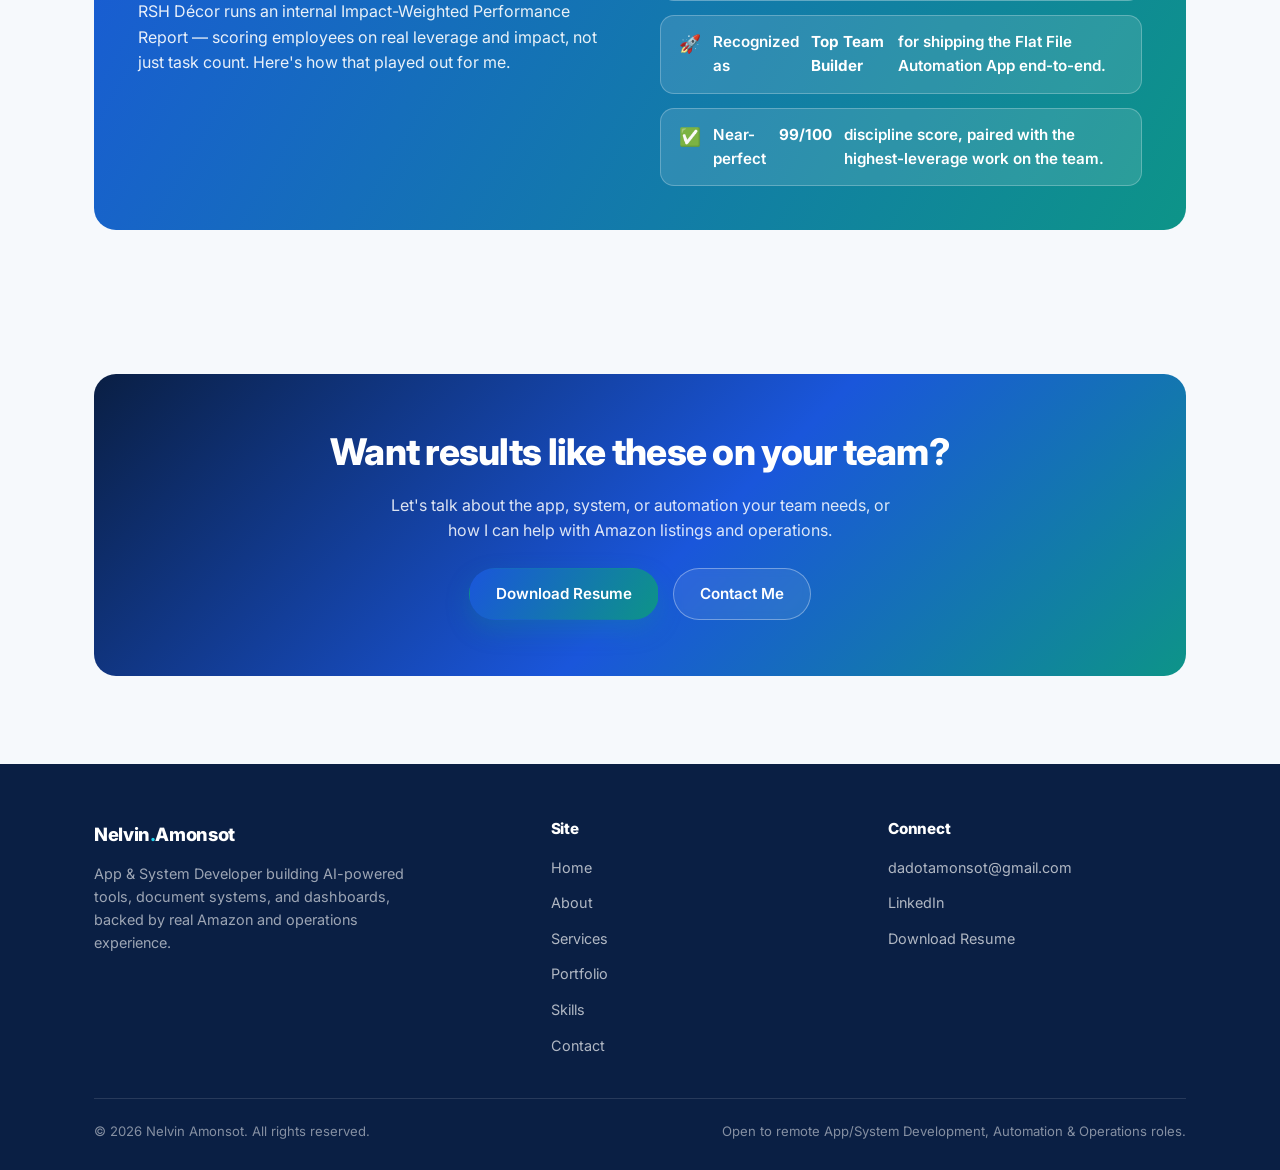
<file: portfolio.html>
<!doctype html>
<html lang="en">
<head>
<meta charset="UTF-8">
<meta name="viewport" content="width=device-width, initial-scale=1.0">
<title>Portfolio — Nelvin Amonsot</title>
<meta name="description" content="Systems built by Nelvin Amonsot: SK Records and Finance System, AI receiving digitizer, Amazon Flat File app, 69 live dashboards, and more.">
<link rel="preconnect" href="https://fonts.googleapis.com">
<link rel="preconnect" href="https://fonts.gstatic.com" crossorigin>
<link href="https://fonts.googleapis.com/css2?family=Inter:wght@400;500;600;700;800&display=swap" rel="stylesheet">
<link rel="stylesheet" href="css/style.css">
</head>
<body>

<header class="navbar">
  <div class="nav-inner">
    <a href="index.html" class="wordmark">Nelvin<span>.</span>Amonsot</a>
    <nav>
      <ul class="nav-links">
        <li><a href="index.html">Home</a></li>
        <li><a href="about.html">About</a></li>
        <li><a href="services.html">Services</a></li>
        <li><a href="portfolio.html">Portfolio</a></li>
        <li><a href="skills.html">Skills</a></li>
        <li><a href="contact.html">Contact</a></li>
      </ul>
    </nav>
    <div class="nav-cta">
      <a href="assets/Nelvin-Amonsot-Resume.pdf" class="btn btn-outline btn-sm" download>Resume</a>
      <a href="contact.html" class="btn btn-primary btn-sm">Hire Me</a>
      <button class="nav-toggle" aria-label="Toggle menu"><span></span><span></span><span></span></button>
    </div>
  </div>
</header>

<section class="page-hero">
  <div class="container">
    <h1>Portfolio &amp; Case Studies</h1>
    <p>Apps and systems I've designed, built, and shipped, plus the Amazon listing and operations results behind them.</p>
  </div>
</section>

<!-- CASE STUDY 1 -->
<section>
  <div class="container split reveal">
    <div class="reveal">
      <span class="case-tag">Records &amp; Finance System</span>
      <h2>SK Records and Finance System</h2>
      <p>The Sangguniang Kabataan (youth council) of New Pandan, Matalam, Cotabato produces a steady stream of official documents: notices, agendas, minutes, resolutions, committee reports, activity designs, MOAs, and financial and accomplishment reports. Each one was typed by hand into Word, with the same names, dates, and numbers retyped across several files and a constant risk of mismatches.</p>
      <p><strong>What I built:</strong> a single-file web app that runs offline in Chrome or Edge with nothing to install. Officers enter a session once, and the app writes the Notice of Meeting, Order of Business, Committee Reports, Minutes, and every Resolution from that same data, as Word files that match the council's official letterhead, fonts, numbering, and line numbers exactly. It covers <strong>11 document types</strong> in all, including Activity Designs, Memoranda of Agreement, Accomplishment, Documentation (photo), and Post-Activity Evaluation reports.</p>
      <p><strong>Finance and records:</strong> budget tables calculate line totals, totals, and remaining balances automatically. Monthly and quarterly financial report resolutions are written from just the date and the amount, with the amount spelled out in words, and ABYIP budget tables are supported. Evaluation reports compute weighted means and their verbal descriptions.</p>
      <p><strong>Built-in quality checks:</strong> before download, the app flags missing dates, duplicate numbers, incomplete years, and sessions without a quorum. A <strong>✨ Write with ChatGPT</strong> button drafts formal WHEREAS and RESOLVED clauses using only the facts provided, with an API credit tracker and a copy-paste fallback for users without an API key. It also writes Facebook captions in the council's own style.</p>
      <p><strong>How it's engineered:</strong> a Python tool converts the council's real Word documents into fillable templates, and a JavaScript engine fills them. The whole app builds into one HTML file, and eight Playwright end-to-end test suites click through it in a real browser to keep each release working. Backups move all data, including photos, between computers.</p>
      <div class="case-result reveal" style="border:1px solid var(--border); border-radius: var(--radius-md); padding: 20px; background:#fff;">
        <span class="num">11 document types</span>
        Generated from one set of session data, matching the official formats exactly
      </div>
    </div>
    <div class="reveal">
      <div class="card">
        <div class="card-icon">🏛️</div>
        <h3>Tools Used</h3>
        <div class="tag-list">
          <span class="tag">Claude Code</span>
          <span class="tag">JavaScript</span>
          <span class="tag">Python</span>
          <span class="tag">Word (.docx) templates</span>
          <span class="tag">OpenAI API</span>
          <span class="tag">IndexedDB / offline storage</span>
          <span class="tag">Playwright</span>
          <span class="tag">GitHub</span>
        </div>
      </div>
    </div>
  </div>
</section>

<!-- CASE STUDY 2 -->
<section class="tight" style="background: var(--bg-alt);">
  <div class="container split reverse reveal">
    <div class="reveal" style="order:2;">
      <span class="case-tag">AI App</span>
      <h2>Receiving Digitizer with AI Auto-Fill</h2>
      <p>Paperwork that came with received shipments (packing slips, BOLs, invoices, damage reports) was kept on paper, which made it slow to find later and easy to lose.</p>
      <p><strong>What I built:</strong> a phone-first web app. A receiver scans a QR code at the receiving door, photographs the paperwork, checks it's readable, and submits. Scans go to private cloud storage, the details go to a database, and a searchable archive lets the team find any document in seconds. Sign-in is role-based through Auth0.</p>
      <p><strong>The AI layer:</strong> in V2, Claude reads the captured pages and fills in the form fields automatically, flagging anything it couldn't read clearly. The receiver only types what's missing. If the AI is slow or unavailable, the app falls back to manual entry so receiving never stops.</p>
      <p><strong>How I shipped it safely:</strong> V2 runs as a separate preview deploy against clearly named test tables and storage, so new features get tested without touching live data.</p>
      <div class="case-result reveal" style="border:1px solid var(--border); border-radius: var(--radius-md); padding: 20px; background:#fff;">
        <span class="num">Paper → searchable</span>
        Every received document captured, stored, and findable from a phone
      </div>
    </div>
    <div class="reveal" style="order:1;">
      <div class="card">
        <div class="card-icon">📄</div>
        <h3>Tools Used</h3>
        <div class="tag-list">
          <span class="tag">Claude Code</span>
          <span class="tag">Claude API (vision)</span>
          <span class="tag">Supabase</span>
          <span class="tag">Netlify Functions</span>
          <span class="tag">Auth0</span>
          <span class="tag">JavaScript</span>
          <span class="tag">GitHub</span>
        </div>
        <a href="https://v2--rsh-recieving-digitization.netlify.app/" target="_blank" rel="noopener" class="btn btn-primary btn-sm" style="margin-top:18px;">Open the live app →</a>
      </div>
    </div>
  </div>
</section>

<!-- CASE STUDY 3 -->
<section>
  <div class="container split reveal">
    <div class="reveal">
      <span class="case-tag">Automation</span>
      <h2>Amazon Flat File Automation App</h2>
      <p>Creating and updating Amazon Flat Files for new listings and product variations was a fully manual, repetitive process, prone to errors and slow to turn around at scale.</p>
      <p><strong>What I built:</strong> an end-to-end application, built with Claude Code, that automates Flat File creation. It generates accurate, ready-to-upload files for new listings and variations without rebuilding them by hand each time.</p>
      <p><strong>Why it mattered:</strong> the company's internal performance report named me the only person on the team who built something that removes future work, not just completes tasks. It's a system that keeps paying off every week instead of a one-time fix.</p>
      <div class="case-result reveal" style="border:1px solid var(--border); border-radius: var(--radius-md); padding: 20px; background:#fff;">
        <span class="num">1 month → 1 week</span>
        Turnaround time for Flat File-based listing creation (~75% faster)
      </div>
    </div>
    <div class="reveal">
      <div class="card">
        <div class="card-icon">⚙️</div>
        <h3>Tools Used</h3>
        <div class="tag-list">
          <span class="tag">Claude Code</span>
          <span class="tag">Amazon Flat Files</span>
          <span class="tag">Excel Automation</span>
          <span class="tag">Seller Central</span>
        </div>
      </div>
    </div>
  </div>
</section>

<!-- CASE STUDY 4 -->
<section class="tight" style="background: var(--bg-alt);">
  <div class="container split reverse reveal">
    <div class="reveal" style="order:2;">
      <span class="case-tag">Dashboards</span>
      <h2>Live Production Tracking Dashboards</h2>
      <p>Production status lived in Airtable reports that were hard to read on the floor, and some were too big for Airtable to even display.</p>
      <p><strong>What I built:</strong> a suite of 69 live web dashboards covering every stage of production: cutting, sewing, foam, blowing, packing, inventory pulls, shipments between locations, custom orders, overdue and potentially stuck orders, and scans per operator.</p>
      <p><strong>How:</strong> each dashboard reads directly from Supabase and reproduces the logic of the original Airtable views (filters, date windows, week boundaries), checked against the source so managers can trust the numbers.</p>
      <div class="case-result reveal" style="border:1px solid var(--border); border-radius: var(--radius-md); padding: 20px; background:#fff;">
        <span class="num">69 dashboards</span>
        Real-time visibility across 18 production areas
      </div>
    </div>
    <div class="reveal" style="order:1;">
      <div class="card">
        <div class="card-icon">📊</div>
        <h3>Tools Used</h3>
        <div class="tag-list">
          <span class="tag">Claude Code</span>
          <span class="tag">Supabase</span>
          <span class="tag">Airtable</span>
          <span class="tag">HTML / CSS / JavaScript</span>
          <span class="tag">KPI Dashboards</span>
        </div>
      </div>
    </div>
  </div>
</section>

<!-- CASE STUDY 5 -->
<section>
  <div class="container split reveal">
    <div class="reveal">
      <span class="case-tag">Web Development</span>
      <h2>Gabay-Tesis Digital Impact Portfolio</h2>
      <p>The Sangguniang Kabataan of Barangay New Pandan (Matalam, Cotabato) needed a professional way to present their youth-led research mentorship program for the 22nd TAYO Awards.</p>
      <p><strong>What I built:</strong> a full impact portfolio site showing program stats, competency gains, testimonials, an evidence library, and partners, organized around the TAYO judging criteria.</p>
      <p><strong>Built to hand off:</strong> every fact and figure lives in simple content files, so non-technical SK staff can update the site without touching the design.</p>
      <div class="case-result reveal" style="border:1px solid var(--border); border-radius: var(--radius-md); padding: 20px; background:#fff;">
        <span class="num">162 beneficiaries</span>
        Program impact presented in one live site
      </div>
    </div>
    <div class="reveal">
      <div class="card">
        <div class="card-icon">🌐</div>
        <h3>Tools Used</h3>
        <div class="tag-list">
          <span class="tag">Next.js</span>
          <span class="tag">TypeScript</span>
          <span class="tag">Tailwind CSS</span>
          <span class="tag">Vercel</span>
          <span class="tag">GitHub</span>
          <span class="tag">Claude Code</span>
        </div>
        <a href="https://gabay-tesis.vercel.app/" target="_blank" rel="noopener" class="btn btn-primary btn-sm" style="margin-top:18px;">View the live site →</a>
      </div>
    </div>
  </div>
</section>

<!-- CASE STUDY 6 -->
<section class="tight" style="background: var(--bg-alt);">
  <div class="container split reverse reveal">
    <div class="reveal" style="order:2;">
      <span class="case-tag">Amazon Product Listing &amp; SEO</span>
      <h2>Amazon Listing SEO Overhaul</h2>
      <p>Owned SEO and listing optimization across a catalog of 25,000+ active ASINs for RSH Décor: keyword research, competitor analysis, listing audits, and full-listing content optimization.</p>
      <p><strong>What I did:</strong> used Helium 10 for keyword research and competitor analysis, optimized titles, bullet points, descriptions, and backend search terms, managed Flat Files and parent-child variations, and monitored Search Query Performance (SQP) to catch new keyword opportunities.</p>
      <p><strong>Result:</strong> raised the account's SEO/listing quality score from 2.8 to 8.7 by the time I left the role, reflecting stronger search visibility and listing quality across the catalog.</p>
      <div class="case-result reveal" style="border:1px solid var(--border); border-radius: var(--radius-md); padding: 20px; background:#fff;">
        <span class="num">2.8 → 8.7</span>
        SEO / listing quality score improvement
      </div>
    </div>
    <div class="reveal" style="order:1;">
      <div class="card">
        <div class="card-icon">📈</div>
        <h3>Tools Used</h3>
        <div class="tag-list">
          <span class="tag">Helium 10</span>
          <span class="tag">Seller Central</span>
          <span class="tag">Flat Files</span>
          <span class="tag">A+ Content</span>
          <span class="tag">SQP Analysis</span>
        </div>
      </div>
    </div>
  </div>
</section>

<!-- CASE STUDY 7 -->
<section>
  <div class="container split reveal">
    <div class="reveal">
      <span class="case-tag">Operations Management</span>
      <h2>Remote Team Leadership &amp; SOP Systems</h2>
      <p>As the operation scaled, so did the team. I directly managed and trained a cross-functional remote team of 11 people across listing, flat file creation, image generation, and Shopify workflows.</p>
      <p><strong>What I built:</strong> documented Standard Operating Procedures for listing management, flat file workflows, and quality control, and maintained live dashboards and trackers for real-time visibility into workload, progress, and team KPIs.</p>
      <p><strong>Result:</strong> in the company's internal Impact-Weighted Performance Report, I consistently ranked #2 company-wide, behind only Anthony, the business owner. That made me effectively the top-ranked employee on the team, with a near-perfect 99/100 discipline score.</p>
      <div class="case-result reveal" style="border:1px solid var(--border); border-radius: var(--radius-md); padding: 20px; background:#fff;">
        <span class="num">11 people</span>
        Led across listing, flat file &amp; Shopify workflows
      </div>
    </div>
    <div class="reveal">
      <div class="card">
        <div class="card-icon">🧭</div>
        <h3>Tools Used</h3>
        <div class="tag-list">
          <span class="tag">SOP Documentation</span>
          <span class="tag">Team Dashboards</span>
          <span class="tag">Shopify</span>
          <span class="tag">Notion / Slack</span>
        </div>
      </div>
    </div>
  </div>
</section>

<!-- RECOGNITION -->
<section class="tight">
  <div class="container">
    <div class="recognition reveal">
      <div>
        <span class="eyebrow" style="color:#fff;">Recognized Performance</span>
        <h2>Where I stood, by the numbers</h2>
        <p>RSH Décor runs an internal Impact-Weighted Performance Report — scoring employees on real leverage and impact, not just task count. Here's how that played out for me.</p>
      </div>
      <ul class="recognition-list">
        <li><span class="ico">🏆</span> Consistently ranked <strong>#2 company-wide</strong> — behind only Anthony, the business owner — effectively the top-ranked employee on the team.</li>
        <li><span class="ico">🔧</span> Called out by name as a <strong>"Needle-Mover"</strong> — the only person on the team who built something that removes future work.</li>
        <li><span class="ico">🚀</span> Recognized as <strong>Top Team Builder</strong> for shipping the Flat File Automation App end-to-end.</li>
        <li><span class="ico">✅</span> Near-perfect <strong>99/100</strong> discipline score, paired with the highest-leverage work on the team.</li>
      </ul>
    </div>
  </div>
</section>

<section>
  <div class="container">
    <div class="cta-banner reveal">
      <h2>Want results like these on your team?</h2>
      <p>Let's talk about the app, system, or automation your team needs, or how I can help with Amazon listings and operations.</p>
      <div class="cta-actions">
        <a href="assets/Nelvin-Amonsot-Resume.pdf" class="btn btn-primary" download>Download Resume</a>
        <a href="contact.html" class="btn btn-ghost">Contact Me</a>
      </div>
    </div>
  </div>
</section>

<footer>
  <div class="container">
    <div class="footer-inner">
      <div class="footer-brand">
        <div class="wordmark">Nelvin<span style="color:var(--cyan)">.</span>Amonsot</div>
        <p>App &amp; System Developer building AI-powered tools, document systems, and dashboards, backed by real Amazon and operations experience.</p>
      </div>
      <div class="footer">
        <h4>Site</h4>
        <ul class="footer-links">
          <li><a href="index.html">Home</a></li>
          <li><a href="about.html">About</a></li>
          <li><a href="services.html">Services</a></li>
          <li><a href="portfolio.html">Portfolio</a></li>
          <li><a href="skills.html">Skills</a></li>
          <li><a href="contact.html">Contact</a></li>
        </ul>
      </div>
      <div class="footer">
        <h4>Connect</h4>
        <ul class="footer-links">
          <li><a href="mailto:dadotamonsot@gmail.com">dadotamonsot@gmail.com</a></li>
          <li><a href="https://www.linkedin.com/in/nelvin-amonsot-4b652a217/" target="_blank" rel="noopener">LinkedIn</a></li>
          <li><a href="assets/Nelvin-Amonsot-Resume.pdf" download>Download Resume</a></li>
        </ul>
      </div>
    </div>
    <div class="footer-bottom">
      <span>© 2026 Nelvin Amonsot. All rights reserved.</span>
      <span>Open to remote App/System Development, Automation &amp; Operations roles.</span>
    </div>
  </div>
</footer>

<script src="js/script.js"></script>
</body>
</html>
</file>
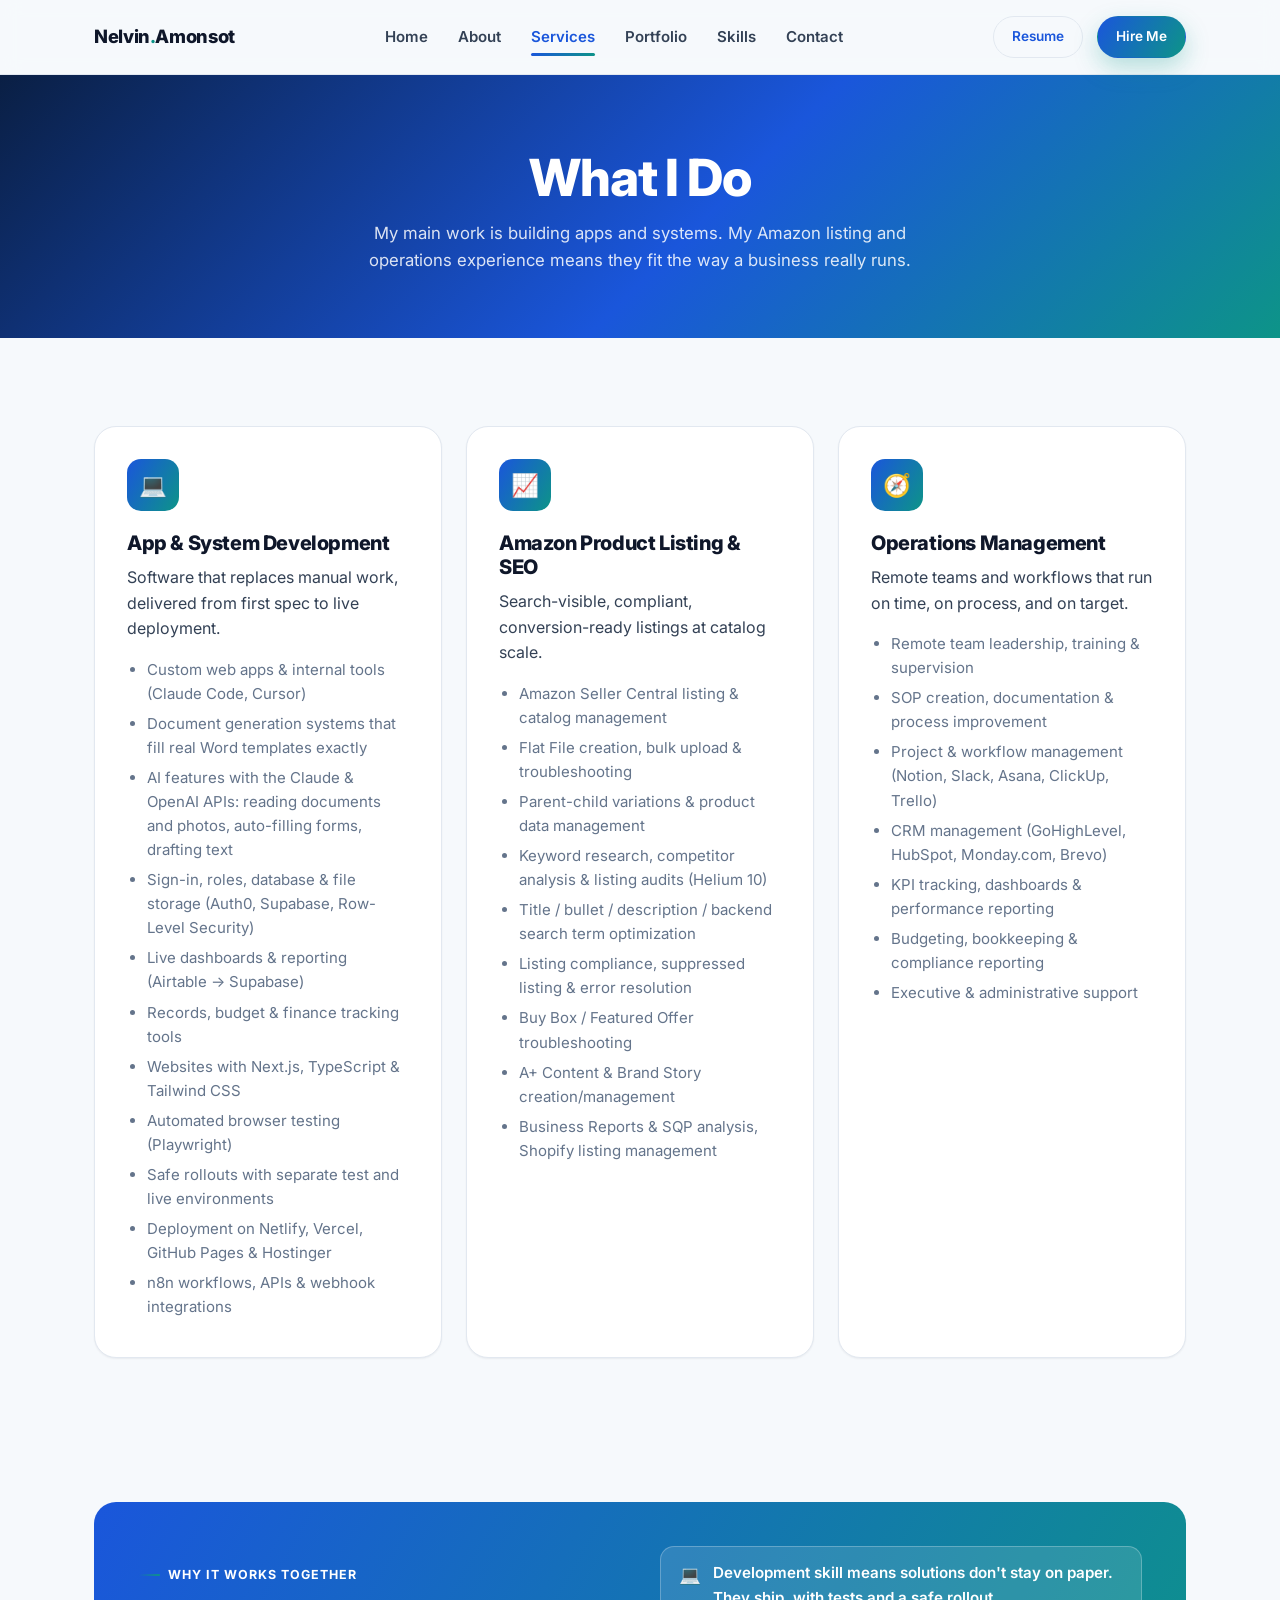
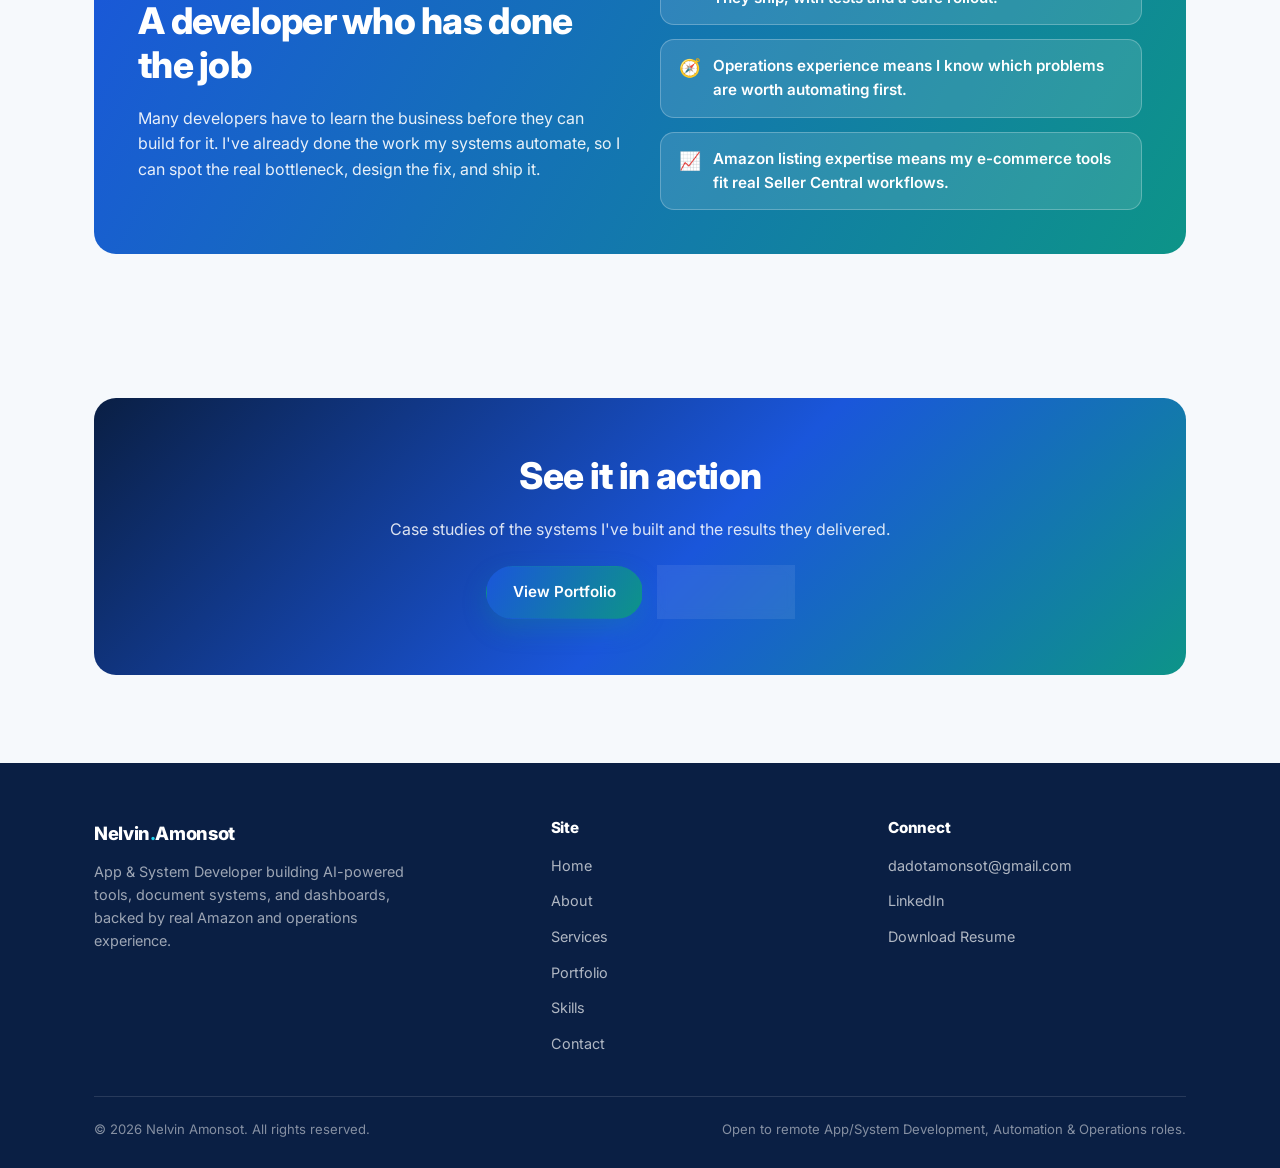
<file: services.html>
<!doctype html>
<html lang="en">
<head>
<meta charset="UTF-8">
<meta name="viewport" content="width=device-width, initial-scale=1.0">
<title>Services — Nelvin Amonsot</title>
<meta name="description" content="What Nelvin Amonsot does: app and system development, AI automation, Amazon product listing, and operations management.">
<link rel="preconnect" href="https://fonts.googleapis.com">
<link rel="preconnect" href="https://fonts.gstatic.com" crossorigin>
<link href="https://fonts.googleapis.com/css2?family=Inter:wght@400;500;600;700;800&display=swap" rel="stylesheet">
<link rel="stylesheet" href="css/style.css">
</head>
<body>

<header class="navbar">
  <div class="nav-inner">
    <a href="index.html" class="wordmark">Nelvin<span>.</span>Amonsot</a>
    <nav>
      <ul class="nav-links">
        <li><a href="index.html">Home</a></li>
        <li><a href="about.html">About</a></li>
        <li><a href="services.html">Services</a></li>
        <li><a href="portfolio.html">Portfolio</a></li>
        <li><a href="skills.html">Skills</a></li>
        <li><a href="contact.html">Contact</a></li>
      </ul>
    </nav>
    <div class="nav-cta">
      <a href="assets/Nelvin-Amonsot-Resume.pdf" class="btn btn-outline btn-sm" download>Resume</a>
      <a href="contact.html" class="btn btn-primary btn-sm">Hire Me</a>
      <button class="nav-toggle" aria-label="Toggle menu"><span></span><span></span><span></span></button>
    </div>
  </div>
</header>

<section class="page-hero">
  <div class="container">
    <h1>What I Do</h1>
    <p>My main work is building apps and systems. My Amazon listing and operations experience means they fit the way a business really runs.</p>
  </div>
</section>

<section>
  <div class="container">
    <div class="services-grid">

      <div class="card reveal">
        <div class="card-icon">💻</div>
        <h3>App &amp; System Development</h3>
        <p>Software that replaces manual work, delivered from first spec to live deployment.</p>
        <ul>
          <li>Custom web apps &amp; internal tools (Claude Code, Cursor)</li>
          <li>Document generation systems that fill real Word templates exactly</li>
          <li>AI features with the Claude &amp; OpenAI APIs: reading documents and photos, auto-filling forms, drafting text</li>
          <li>Sign-in, roles, database &amp; file storage (Auth0, Supabase, Row-Level Security)</li>
          <li>Live dashboards &amp; reporting (Airtable → Supabase)</li>
          <li>Records, budget &amp; finance tracking tools</li>
          <li>Websites with Next.js, TypeScript &amp; Tailwind CSS</li>
          <li>Automated browser testing (Playwright)</li>
          <li>Safe rollouts with separate test and live environments</li>
          <li>Deployment on Netlify, Vercel, GitHub Pages &amp; Hostinger</li>
          <li>n8n workflows, APIs &amp; webhook integrations</li>
        </ul>
      </div>

      <div class="card reveal">
        <div class="card-icon">📈</div>
        <h3>Amazon Product Listing &amp; SEO</h3>
        <p>Search-visible, compliant, conversion-ready listings at catalog scale.</p>
        <ul>
          <li>Amazon Seller Central listing &amp; catalog management</li>
          <li>Flat File creation, bulk upload &amp; troubleshooting</li>
          <li>Parent-child variations &amp; product data management</li>
          <li>Keyword research, competitor analysis &amp; listing audits (Helium 10)</li>
          <li>Title / bullet / description / backend search term optimization</li>
          <li>Listing compliance, suppressed listing &amp; error resolution</li>
          <li>Buy Box / Featured Offer troubleshooting</li>
          <li>A+ Content &amp; Brand Story creation/management</li>
          <li>Business Reports &amp; SQP analysis, Shopify listing management</li>
        </ul>
      </div>

      <div class="card reveal">
        <div class="card-icon">🧭</div>
        <h3>Operations Management</h3>
        <p>Remote teams and workflows that run on time, on process, and on target.</p>
        <ul>
          <li>Remote team leadership, training &amp; supervision</li>
          <li>SOP creation, documentation &amp; process improvement</li>
          <li>Project &amp; workflow management (Notion, Slack, Asana, ClickUp, Trello)</li>
          <li>CRM management (GoHighLevel, HubSpot, Monday.com, Brevo)</li>
          <li>KPI tracking, dashboards &amp; performance reporting</li>
          <li>Budgeting, bookkeeping &amp; compliance reporting</li>
          <li>Executive &amp; administrative support</li>
        </ul>
      </div>

    </div>
  </div>
</section>

<section class="tight">
  <div class="container">
    <div class="recognition reveal">
      <div>
        <span class="eyebrow" style="color:#fff;">Why It Works Together</span>
        <h2>A developer who has done the job</h2>
        <p>Many developers have to learn the business before they can build for it. I've already done the work my systems automate, so I can spot the real bottleneck, design the fix, and ship it.</p>
      </div>
      <ul class="recognition-list">
        <li><span class="ico">💻</span> Development skill means solutions don't stay on paper. They ship, with tests and a safe rollout.</li>
        <li><span class="ico">🧭</span> Operations experience means I know which problems are worth automating first.</li>
        <li><span class="ico">📈</span> Amazon listing expertise means my e-commerce tools fit real Seller Central workflows.</li>
      </ul>
    </div>
  </div>
</section>

<section>
  <div class="container">
    <div class="cta-banner reveal">
      <h2>See it in action</h2>
      <p>Case studies of the systems I've built and the results they delivered.</p>
      <div class="cta-actions">
        <a href="portfolio.html" class="btn btn-primary">View Portfolio</a>
        <a href="contact.html" class="btn btn-ghost">Contact Me</a>
      </div>
    </div>
  </div>
</section>

<footer>
  <div class="container">
    <div class="footer-inner">
      <div class="footer-brand">
        <div class="wordmark">Nelvin<span style="color:var(--cyan)">.</span>Amonsot</div>
        <p>App &amp; System Developer building AI-powered tools, document systems, and dashboards, backed by real Amazon and operations experience.</p>
      </div>
      <div class="footer">
        <h4>Site</h4>
        <ul class="footer-links">
          <li><a href="index.html">Home</a></li>
          <li><a href="about.html">About</a></li>
          <li><a href="services.html">Services</a></li>
          <li><a href="portfolio.html">Portfolio</a></li>
          <li><a href="skills.html">Skills</a></li>
          <li><a href="contact.html">Contact</a></li>
        </ul>
      </div>
      <div class="footer">
        <h4>Connect</h4>
        <ul class="footer-links">
          <li><a href="mailto:dadotamonsot@gmail.com">dadotamonsot@gmail.com</a></li>
          <li><a href="https://www.linkedin.com/in/nelvin-amonsot-4b652a217/" target="_blank" rel="noopener">LinkedIn</a></li>
          <li><a href="assets/Nelvin-Amonsot-Resume.pdf" download>Download Resume</a></li>
        </ul>
      </div>
    </div>
    <div class="footer-bottom">
      <span>© 2026 Nelvin Amonsot. All rights reserved.</span>
      <span>Open to remote App/System Development, Automation &amp; Operations roles.</span>
    </div>
  </div>
</footer>

<script src="js/script.js"></script>
</body>
</html>
</file>
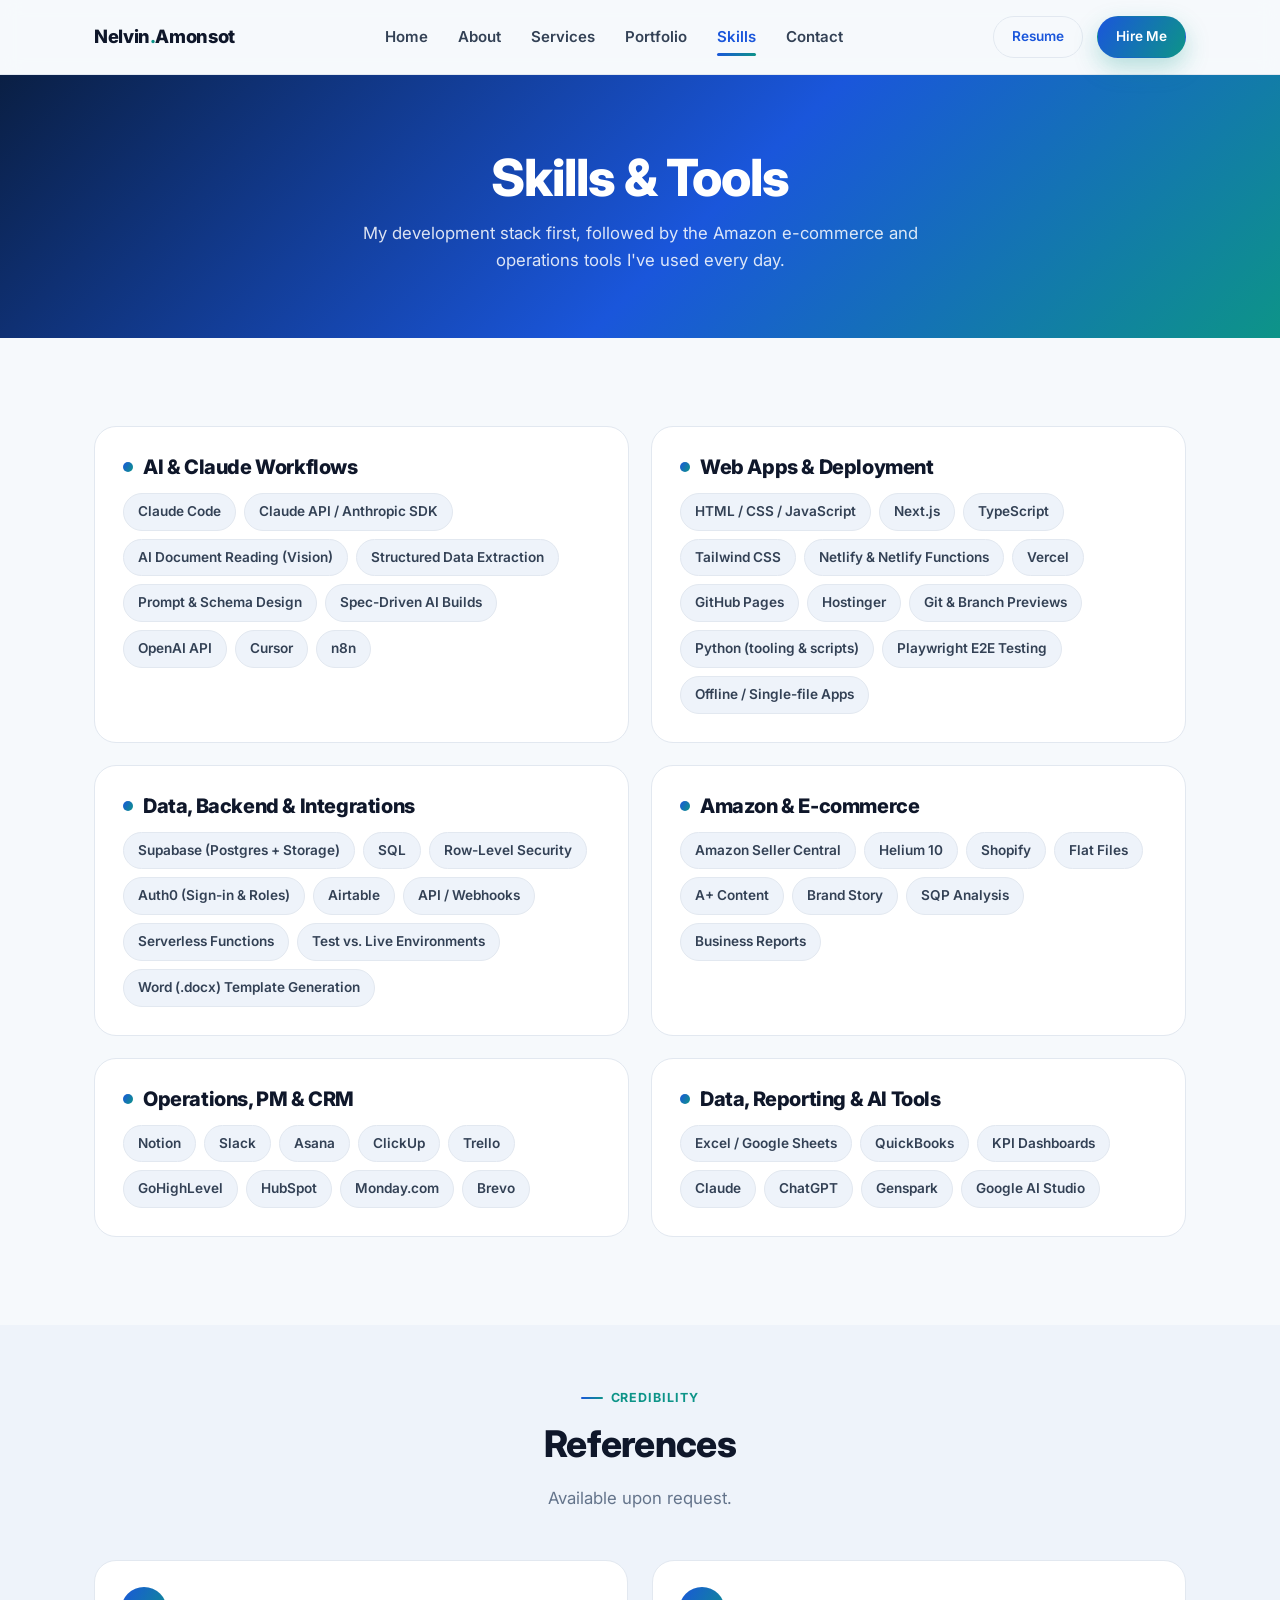
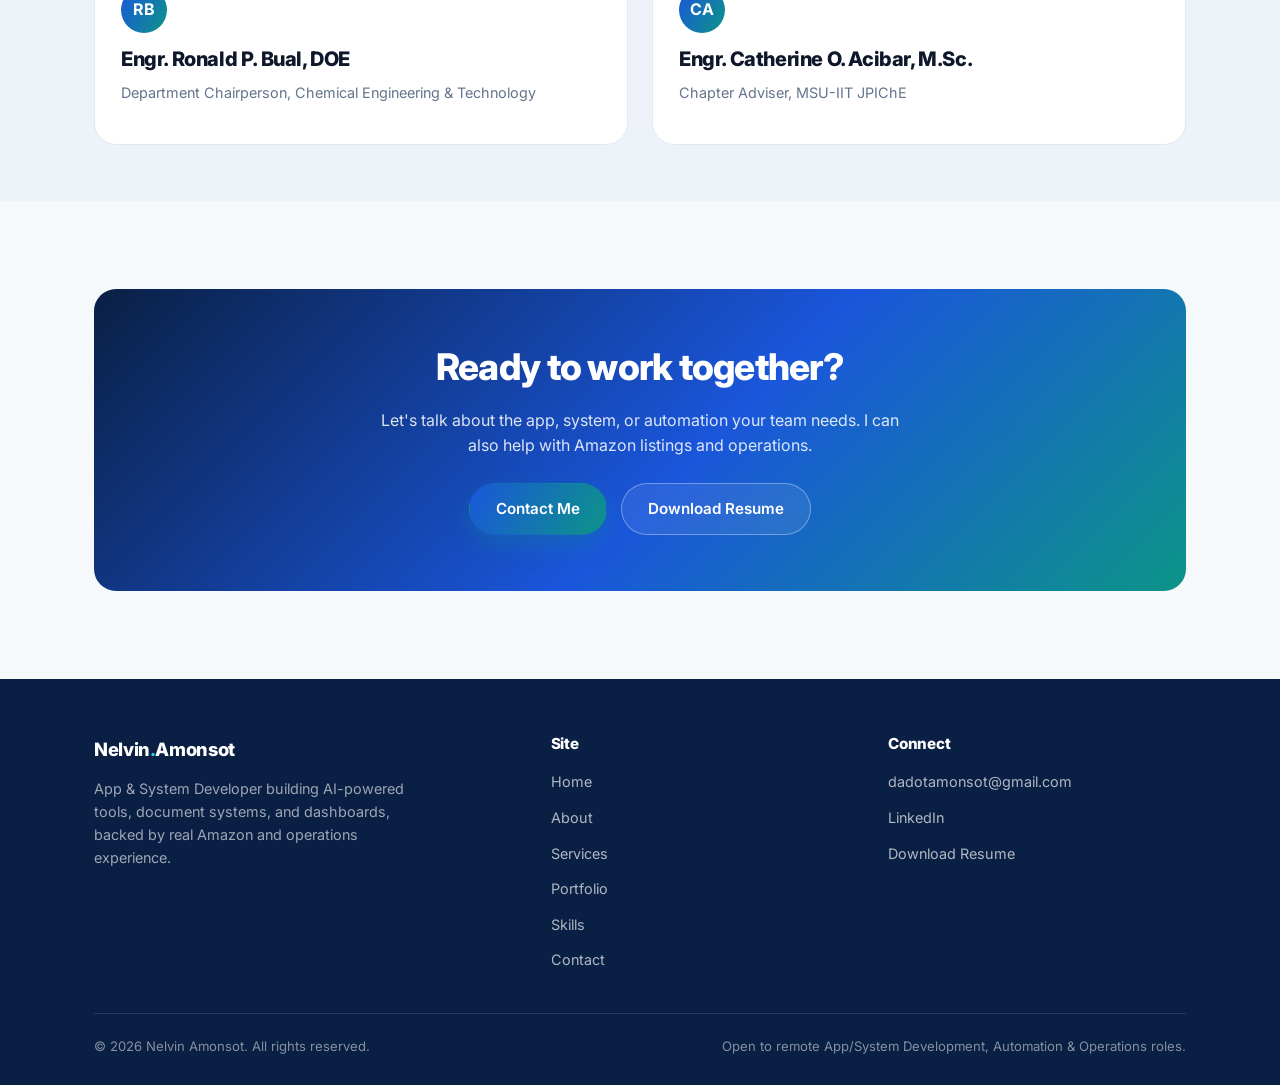
<file: skills.html>
<!doctype html>
<html lang="en">
<head>
<meta charset="UTF-8">
<meta name="viewport" content="width=device-width, initial-scale=1.0">
<title>Skills — Nelvin Amonsot</title>
<meta name="description" content="Nelvin Amonsot's development stack, AI tools, Amazon e-commerce skills, and operations tools.">
<link rel="preconnect" href="https://fonts.googleapis.com">
<link rel="preconnect" href="https://fonts.gstatic.com" crossorigin>
<link href="https://fonts.googleapis.com/css2?family=Inter:wght@400;500;600;700;800&display=swap" rel="stylesheet">
<link rel="stylesheet" href="css/style.css">
</head>
<body>

<header class="navbar">
  <div class="nav-inner">
    <a href="index.html" class="wordmark">Nelvin<span>.</span>Amonsot</a>
    <nav>
      <ul class="nav-links">
        <li><a href="index.html">Home</a></li>
        <li><a href="about.html">About</a></li>
        <li><a href="services.html">Services</a></li>
        <li><a href="portfolio.html">Portfolio</a></li>
        <li><a href="skills.html">Skills</a></li>
        <li><a href="contact.html">Contact</a></li>
      </ul>
    </nav>
    <div class="nav-cta">
      <a href="assets/Nelvin-Amonsot-Resume.pdf" class="btn btn-outline btn-sm" download>Resume</a>
      <a href="contact.html" class="btn btn-primary btn-sm">Hire Me</a>
      <button class="nav-toggle" aria-label="Toggle menu"><span></span><span></span><span></span></button>
    </div>
  </div>
</header>

<section class="page-hero">
  <div class="container">
    <h1>Skills &amp; Tools</h1>
    <p>My development stack first, followed by the Amazon e-commerce and operations tools I've used every day.</p>
  </div>
</section>

<section>
  <div class="container">
    <div class="skills-grid">


      <div class="skill-group reveal">
        <h3><span class="dot"></span>AI &amp; Claude Workflows</h3>
        <div class="tag-list">
          <span class="tag">Claude Code</span>
          <span class="tag">Claude API / Anthropic SDK</span>
          <span class="tag">AI Document Reading (Vision)</span>
          <span class="tag">Structured Data Extraction</span>
          <span class="tag">Prompt &amp; Schema Design</span>
          <span class="tag">Spec-Driven AI Builds</span>
          <span class="tag">OpenAI API</span>
          <span class="tag">Cursor</span>
          <span class="tag">n8n</span>
        </div>
      </div>

      <div class="skill-group reveal">
        <h3><span class="dot"></span>Web Apps &amp; Deployment</h3>
        <div class="tag-list">
          <span class="tag">HTML / CSS / JavaScript</span>
          <span class="tag">Next.js</span>
          <span class="tag">TypeScript</span>
          <span class="tag">Tailwind CSS</span>
          <span class="tag">Netlify &amp; Netlify Functions</span>
          <span class="tag">Vercel</span>
          <span class="tag">GitHub Pages</span>
          <span class="tag">Hostinger</span>
          <span class="tag">Git &amp; Branch Previews</span>
          <span class="tag">Python (tooling &amp; scripts)</span>
          <span class="tag">Playwright E2E Testing</span>
          <span class="tag">Offline / Single-file Apps</span>
        </div>
      </div>

      <div class="skill-group reveal">
        <h3><span class="dot"></span>Data, Backend &amp; Integrations</h3>
        <div class="tag-list">
          <span class="tag">Supabase (Postgres + Storage)</span>
          <span class="tag">SQL</span>
          <span class="tag">Row-Level Security</span>
          <span class="tag">Auth0 (Sign-in &amp; Roles)</span>
          <span class="tag">Airtable</span>
          <span class="tag">API / Webhooks</span>
          <span class="tag">Serverless Functions</span>
          <span class="tag">Test vs. Live Environments</span>
          <span class="tag">Word (.docx) Template Generation</span>
        </div>
      </div>

      <div class="skill-group reveal">
        <h3><span class="dot"></span>Amazon &amp; E-commerce</h3>
        <div class="tag-list">
          <span class="tag">Amazon Seller Central</span>
          <span class="tag">Helium 10</span>
          <span class="tag">Shopify</span>
          <span class="tag">Flat Files</span>
          <span class="tag">A+ Content</span>
          <span class="tag">Brand Story</span>
          <span class="tag">SQP Analysis</span>
          <span class="tag">Business Reports</span>
        </div>
      </div>

      <div class="skill-group reveal">
        <h3><span class="dot"></span>Operations, PM &amp; CRM</h3>
        <div class="tag-list">
          <span class="tag">Notion</span>
          <span class="tag">Slack</span>
          <span class="tag">Asana</span>
          <span class="tag">ClickUp</span>
          <span class="tag">Trello</span>
          <span class="tag">GoHighLevel</span>
          <span class="tag">HubSpot</span>
          <span class="tag">Monday.com</span>
          <span class="tag">Brevo</span>
        </div>
      </div>

      <div class="skill-group reveal">
        <h3><span class="dot"></span>Data, Reporting &amp; AI Tools</h3>
        <div class="tag-list">
          <span class="tag">Excel / Google Sheets</span>
          <span class="tag">QuickBooks</span>
          <span class="tag">KPI Dashboards</span>
          <span class="tag">Claude</span>
          <span class="tag">ChatGPT</span>
          <span class="tag">Genspark</span>
          <span class="tag">Google AI Studio</span>
        </div>
      </div>

    </div>
  </div>
</section>

<!-- REFERENCES -->
<section class="tight" style="background: var(--bg-alt);">
  <div class="container">
    <div class="section-head center reveal">
      <span class="eyebrow">Credibility</span>
      <h2>References</h2>
      <p>Available upon request.</p>
    </div>
    <div class="ref-grid">
      <div class="ref-card reveal">
        <div class="initials">RB</div>
        <h3>Engr. Ronald P. Bual, DOE</h3>
        <p style="color:var(--slate-light); font-size:0.9rem;">Department Chairperson, Chemical Engineering &amp; Technology</p>
      </div>
      <div class="ref-card reveal">
        <div class="initials">CA</div>
        <h3>Engr. Catherine O. Acibar, M.Sc.</h3>
        <p style="color:var(--slate-light); font-size:0.9rem;">Chapter Adviser, MSU-IIT JPIChE</p>
      </div>
    </div>
  </div>
</section>

<section>
  <div class="container">
    <div class="cta-banner reveal">
      <h2>Ready to work together?</h2>
      <p>Let's talk about the app, system, or automation your team needs. I can also help with Amazon listings and operations.</p>
      <div class="cta-actions">
        <a href="contact.html" class="btn btn-primary">Contact Me</a>
        <a href="assets/Nelvin-Amonsot-Resume.pdf" class="btn btn-ghost" download>Download Resume</a>
      </div>
    </div>
  </div>
</section>

<footer>
  <div class="container">
    <div class="footer-inner">
      <div class="footer-brand">
        <div class="wordmark">Nelvin<span style="color:var(--cyan)">.</span>Amonsot</div>
        <p>App &amp; System Developer building AI-powered tools, document systems, and dashboards, backed by real Amazon and operations experience.</p>
      </div>
      <div class="footer">
        <h4>Site</h4>
        <ul class="footer-links">
          <li><a href="index.html">Home</a></li>
          <li><a href="about.html">About</a></li>
          <li><a href="services.html">Services</a></li>
          <li><a href="portfolio.html">Portfolio</a></li>
          <li><a href="skills.html">Skills</a></li>
          <li><a href="contact.html">Contact</a></li>
        </ul>
      </div>
      <div class="footer">
        <h4>Connect</h4>
        <ul class="footer-links">
          <li><a href="mailto:dadotamonsot@gmail.com">dadotamonsot@gmail.com</a></li>
          <li><a href="https://www.linkedin.com/in/nelvin-amonsot-4b652a217/" target="_blank" rel="noopener">LinkedIn</a></li>
          <li><a href="assets/Nelvin-Amonsot-Resume.pdf" download>Download Resume</a></li>
        </ul>
      </div>
    </div>
    <div class="footer-bottom">
      <span>© 2026 Nelvin Amonsot. All rights reserved.</span>
      <span>Open to remote App/System Development, Automation &amp; Operations roles.</span>
    </div>
  </div>
</footer>

<script src="js/script.js"></script>
</body>
</html>
</file>
<file: css/style.css>
/* ==========================================================================
   Nelvin Amonsot — Portfolio Site
   Design system: modern tech/SaaS, blue & teal, Inter typeface
   ========================================================================== */

:root {
  /* Colors */
  --navy: #0a1f44;
  --navy-2: #0f2a5c;
  --blue: #1a56db;
  --blue-light: #3b82f6;
  --teal: #0d9488;
  --teal-light: #14b8a6;
  --cyan: #22d3ee;

  --bg: #f6f9fc;
  --bg-alt: #eef3fa;
  --white: #ffffff;
  --ink: #0f172a;
  --slate: #334155;
  --slate-light: #64748b;
  --border: #e2e8f0;

  --gradient-hero: linear-gradient(135deg, var(--navy) 0%, var(--blue) 55%, var(--teal) 100%);
  --gradient-accent: linear-gradient(120deg, var(--blue) 0%, var(--teal) 100%);

  --shadow-sm: 0 1px 2px rgba(15, 23, 42, 0.06);
  --shadow-md: 0 8px 24px rgba(15, 23, 42, 0.08);
  --shadow-lg: 0 20px 48px rgba(15, 23, 42, 0.14);

  --radius-sm: 8px;
  --radius-md: 14px;
  --radius-lg: 22px;

  --max-width: 1140px;
}

* { box-sizing: border-box; }

html { scroll-behavior: smooth; }

body {
  margin: 0;
  font-family: 'Inter', -apple-system, BlinkMacSystemFont, 'Segoe UI', Roboto, sans-serif;
  color: var(--slate);
  background: var(--bg);
  line-height: 1.6;
  -webkit-font-smoothing: antialiased;
}

img { max-width: 100%; display: block; }

a { color: inherit; text-decoration: none; }

h1, h2, h3, h4 {
  color: var(--ink);
  font-weight: 800;
  line-height: 1.2;
  margin: 0 0 0.5em;
  letter-spacing: -0.02em;
}

h1 { font-size: clamp(2.1rem, 4vw, 3.4rem); }
h2 { font-size: clamp(1.6rem, 3vw, 2.3rem); }
h3 { font-size: 1.25rem; }

p { margin: 0 0 1em; }

.container {
  max-width: var(--max-width);
  margin: 0 auto;
  padding: 0 24px;
}

section { padding: 88px 0; }
section.tight { padding: 56px 0; }

.eyebrow {
  display: inline-flex;
  align-items: center;
  gap: 8px;
  font-size: 0.78rem;
  font-weight: 700;
  letter-spacing: 0.08em;
  text-transform: uppercase;
  color: var(--teal);
  margin-bottom: 14px;
}

.eyebrow::before {
  content: '';
  width: 22px;
  height: 2px;
  background: var(--gradient-accent);
  border-radius: 2px;
}

.section-head { max-width: 680px; margin-bottom: 48px; }
.section-head p { color: var(--slate-light); font-size: 1.05rem; }
.section-head.center { margin-left: auto; margin-right: auto; text-align: center; }

/* ---------- Buttons ---------- */
.btn {
  display: inline-flex;
  align-items: center;
  justify-content: center;
  gap: 8px;
  padding: 13px 26px;
  border-radius: 999px;
  font-weight: 600;
  font-size: 0.95rem;
  border: 1px solid transparent;
  cursor: pointer;
  transition: transform 0.18s ease, box-shadow 0.18s ease, background 0.18s ease, color 0.18s ease;
  white-space: nowrap;
}

.btn-primary {
  background: var(--gradient-accent);
  color: #fff;
  box-shadow: 0 10px 24px rgba(13, 148, 136, 0.28);
}
.btn-primary:hover { transform: translateY(-2px); box-shadow: 0 14px 30px rgba(13, 148, 136, 0.36); }

.btn-ghost {
  background: rgba(255, 255, 255, 0.08);
  color: #fff;
  border-color: rgba(255, 255, 255, 0.35);
  backdrop-filter: blur(4px);
}
.btn-ghost:hover { background: rgba(255, 255, 255, 0.18); transform: translateY(-2px); }

.btn-outline {
  background: transparent;
  color: var(--blue);
  border-color: var(--border);
}
.btn-outline:hover { border-color: var(--blue); background: var(--bg-alt); transform: translateY(-2px); }

.btn-sm { padding: 9px 18px; font-size: 0.85rem; }

/* ---------- Navbar ---------- */
.navbar {
  position: sticky;
  top: 0;
  z-index: 100;
  background: rgba(246, 249, 252, 0.85);
  backdrop-filter: blur(10px);
  border-bottom: 1px solid var(--border);
}

.nav-inner {
  max-width: var(--max-width);
  margin: 0 auto;
  padding: 16px 24px;
  display: flex;
  align-items: center;
  justify-content: space-between;
}

.wordmark {
  font-weight: 800;
  font-size: 1.15rem;
  color: var(--ink);
  letter-spacing: -0.02em;
}
.wordmark span { color: var(--teal); }

.nav-links {
  display: flex;
  align-items: center;
  gap: 30px;
  list-style: none;
  margin: 0;
  padding: 0;
}

.nav-links a {
  font-size: 0.94rem;
  font-weight: 600;
  color: var(--slate);
  position: relative;
  padding: 4px 0;
  transition: color 0.15s ease;
}
.nav-links a:hover { color: var(--blue); }
.nav-links a.active { color: var(--blue); }
.nav-links a.active::after {
  content: '';
  position: absolute;
  left: 0; right: 0; bottom: -6px;
  height: 3px;
  border-radius: 2px;
  background: var(--gradient-accent);
}

.nav-cta { display: flex; align-items: center; gap: 14px; }

.nav-toggle {
  display: none;
  flex-direction: column;
  gap: 5px;
  background: none;
  border: none;
  cursor: pointer;
  padding: 6px;
}
.nav-toggle span { width: 24px; height: 2px; background: var(--ink); border-radius: 2px; }

/* ---------- Hero ---------- */
.hero {
  background: var(--gradient-hero);
  color: #fff;
  position: relative;
  overflow: hidden;
  padding: 96px 0 110px;
}
.hero::before {
  content: '';
  position: absolute;
  inset: 0;
  background-image:
    radial-gradient(circle at 15% 20%, rgba(255,255,255,0.10) 0, transparent 40%),
    radial-gradient(circle at 85% 80%, rgba(34,211,238,0.25) 0, transparent 45%);
  pointer-events: none;
}
.hero-inner {
  position: relative;
  display: grid;
  grid-template-columns: 1.15fr 0.85fr;
  gap: 56px;
  align-items: center;
}
.hero-eyebrow {
  display: inline-block;
  font-size: 0.78rem;
  font-weight: 700;
  letter-spacing: 0.08em;
  text-transform: uppercase;
  color: var(--cyan);
  background: rgba(255,255,255,0.08);
  border: 1px solid rgba(255,255,255,0.2);
  padding: 6px 14px;
  border-radius: 999px;
  margin-bottom: 22px;
}
.hero h1 { color: #fff; margin-bottom: 20px; }
.hero h1 .accent { background: linear-gradient(120deg, var(--cyan), #a7f3d0); -webkit-background-clip: text; background-clip: text; color: transparent; }
.hero-sub { font-size: 1.15rem; color: rgba(255,255,255,0.86); max-width: 540px; margin-bottom: 32px; }
.hero-actions { display: flex; gap: 14px; flex-wrap: wrap; margin-bottom: 40px; }

.hero-photo-wrap {
  position: relative;
  justify-self: center;
}
.hero-photo {
  width: 300px;
  height: 300px;
  border-radius: 28px;
  object-fit: cover;
  box-shadow: var(--shadow-lg);
  border: 4px solid rgba(255,255,255,0.25);
}
.hero-badge {
  position: absolute;
  bottom: -18px;
  left: -18px;
  background: #fff;
  color: var(--ink);
  padding: 12px 18px;
  border-radius: var(--radius-md);
  box-shadow: var(--shadow-lg);
  font-size: 0.85rem;
  font-weight: 700;
  display: flex;
  align-items: center;
  gap: 10px;
}
.hero-badge .dot { width: 10px; height: 10px; border-radius: 50%; background: var(--teal); box-shadow: 0 0 0 4px rgba(13,148,136,0.18); }

.hero-stats {
  display: flex;
  gap: 36px;
  flex-wrap: wrap;
}
.hero-stat strong { display: block; font-size: 1.7rem; color: #fff; font-weight: 800; }
.hero-stat span { font-size: 0.85rem; color: rgba(255,255,255,0.75); }

/* ---------- Pillars / cards ---------- */
.pillars-grid, .services-grid {
  display: grid;
  grid-template-columns: repeat(3, 1fr);
  gap: 24px;
}

.card {
  background: #fff;
  border: 1px solid var(--border);
  border-radius: var(--radius-lg);
  padding: 32px;
  box-shadow: var(--shadow-sm);
  transition: transform 0.2s ease, box-shadow 0.2s ease, border-color 0.2s ease;
}
.card:hover { transform: translateY(-4px); box-shadow: var(--shadow-md); border-color: transparent; }

.card-icon {
  width: 52px;
  height: 52px;
  border-radius: 14px;
  display: flex;
  align-items: center;
  justify-content: center;
  background: var(--gradient-accent);
  color: #fff;
  margin-bottom: 20px;
  font-size: 1.4rem;
}

.card ul { margin: 14px 0 0; padding-left: 20px; color: var(--slate-light); font-size: 0.94rem; }
.card ul li { margin-bottom: 6px; }

.card-link { display: inline-flex; align-items: center; gap: 6px; margin-top: 16px; font-weight: 700; color: var(--blue); font-size: 0.9rem; }
.card-link:hover { color: var(--teal); }

/* ---------- Stats strip ---------- */
.stats-strip {
  background: var(--navy);
  color: #fff;
  border-radius: var(--radius-lg);
  padding: 40px;
  display: grid;
  grid-template-columns: repeat(4, 1fr);
  gap: 24px;
  text-align: center;
}
.stats-strip .stat strong { display: block; font-size: 2rem; font-weight: 800; background: linear-gradient(120deg, var(--cyan), #a7f3d0); -webkit-background-clip: text; background-clip: text; color: transparent; }
.stats-strip .stat span { font-size: 0.85rem; color: rgba(255,255,255,0.72); }

/* ---------- Case study cards ---------- */
.case-grid { display: grid; grid-template-columns: repeat(3, 1fr); gap: 24px; }
.case-card {
  background: #fff;
  border: 1px solid var(--border);
  border-radius: var(--radius-lg);
  overflow: hidden;
  box-shadow: var(--shadow-sm);
  transition: transform 0.2s ease, box-shadow 0.2s ease;
  display: flex;
  flex-direction: column;
}
.case-card:hover { transform: translateY(-4px); box-shadow: var(--shadow-md); }
.case-card-top { padding: 26px 28px 0; }
.case-tag {
  display: inline-block;
  font-size: 0.72rem;
  font-weight: 700;
  letter-spacing: 0.05em;
  text-transform: uppercase;
  color: var(--teal);
  background: rgba(13,148,136,0.1);
  padding: 4px 10px;
  border-radius: 999px;
  margin-bottom: 12px;
}
.case-card-body { padding: 0 28px 28px; flex: 1; display: flex; flex-direction: column; }
.case-result {
  margin-top: auto;
  padding-top: 18px;
  border-top: 1px dashed var(--border);
  font-size: 0.92rem;
  font-weight: 700;
  color: var(--navy);
}
.case-result .num { color: var(--teal); font-size: 1.4rem; font-weight: 800; display: block; }

/* ---------- Recognition ---------- */
.recognition {
  background: var(--gradient-accent);
  border-radius: var(--radius-lg);
  padding: 44px;
  color: #fff;
  display: grid;
  grid-template-columns: 1fr 1fr;
  gap: 40px;
  align-items: center;
}
.recognition h2 { color: #fff; }
.recognition p { color: rgba(255,255,255,0.9); }
.recognition-list { list-style: none; margin: 0; padding: 0; display: flex; flex-direction: column; gap: 14px; }
.recognition-list li {
  background: rgba(255,255,255,0.12);
  border: 1px solid rgba(255,255,255,0.25);
  border-radius: var(--radius-md);
  padding: 14px 18px;
  font-size: 0.95rem;
  font-weight: 600;
  display: flex;
  gap: 12px;
  align-items: flex-start;
}
.recognition-list li .ico { font-size: 1.1rem; }

/* ---------- Timeline / experience ---------- */
.timeline { position: relative; padding-left: 28px; }
.timeline::before { content: ''; position: absolute; left: 8px; top: 6px; bottom: 6px; width: 2px; background: var(--border); }
.timeline-item { position: relative; padding-bottom: 34px; }
.timeline-item:last-child { padding-bottom: 0; }
.timeline-item::before {
  content: '';
  position: absolute;
  left: -28px;
  top: 4px;
  width: 14px; height: 14px;
  border-radius: 50%;
  background: var(--gradient-accent);
  border: 3px solid var(--bg);
  box-shadow: 0 0 0 2px var(--teal);
}
.timeline-date { font-size: 0.82rem; font-weight: 700; color: var(--teal); text-transform: uppercase; letter-spacing: 0.04em; }
.timeline-item h3 { margin: 4px 0 2px; }
.timeline-org { color: var(--slate-light); font-size: 0.9rem; margin-bottom: 8px; }

/* ---------- Skills ---------- */
.skills-grid { display: grid; grid-template-columns: repeat(2, 1fr); gap: 22px; }
.skill-group {
  background: #fff;
  border: 1px solid var(--border);
  border-radius: var(--radius-lg);
  padding: 28px;
}
.skill-group h3 { display: flex; align-items: center; gap: 10px; }
.skill-group h3 .dot { width: 10px; height: 10px; border-radius: 50%; background: var(--gradient-accent); }
.tag-list { display: flex; flex-wrap: wrap; gap: 8px; margin-top: 14px; }
.tag {
  background: var(--bg-alt);
  border: 1px solid var(--border);
  color: var(--slate);
  padding: 7px 14px;
  border-radius: 999px;
  font-size: 0.85rem;
  font-weight: 600;
}

/* ---------- Two column layout ---------- */
.split { display: grid; grid-template-columns: 1fr 1fr; gap: 56px; align-items: start; }
.split.reverse { grid-template-columns: 1fr 1fr; }

.about-photo {
  width: 100%;
  border-radius: var(--radius-lg);
  box-shadow: var(--shadow-md);
}

.competency-grid { display: grid; grid-template-columns: repeat(2, 1fr); gap: 12px; margin-top: 18px; }
.competency-grid div {
  background: #fff;
  border: 1px solid var(--border);
  border-radius: var(--radius-sm);
  padding: 12px 16px;
  font-size: 0.9rem;
  font-weight: 600;
  display: flex;
  align-items: center;
  gap: 10px;
}
.competency-grid div::before { content: '✓'; color: var(--teal); font-weight: 800; }

/* ---------- Testimonial / references ---------- */
.ref-grid { display: grid; grid-template-columns: repeat(2, 1fr); gap: 24px; }
.ref-card {
  background: #fff;
  border: 1px solid var(--border);
  border-radius: var(--radius-lg);
  padding: 26px;
}
.ref-card .initials {
  width: 46px; height: 46px;
  border-radius: 50%;
  background: var(--gradient-accent);
  color: #fff;
  display: flex; align-items: center; justify-content: center;
  font-weight: 700;
  margin-bottom: 14px;
}

/* ---------- CTA banner ---------- */
.cta-banner {
  background: var(--gradient-hero);
  border-radius: var(--radius-lg);
  padding: 56px;
  text-align: center;
  color: #fff;
  position: relative;
  overflow: hidden;
}
.cta-banner h2 { color: #fff; }
.cta-banner p { color: rgba(255,255,255,0.85); max-width: 520px; margin-left: auto; margin-right: auto; }
.cta-actions { display: flex; gap: 14px; justify-content: center; flex-wrap: wrap; margin-top: 24px; }

/* ---------- Contact page ---------- */
.contact-grid { display: grid; grid-template-columns: 1fr 1fr; gap: 40px; }
.contact-card {
  background: #fff;
  border: 1px solid var(--border);
  border-radius: var(--radius-lg);
  padding: 32px;
  display: flex;
  align-items: center;
  gap: 18px;
  transition: transform 0.2s ease, box-shadow 0.2s ease;
}
.contact-card:hover { transform: translateY(-4px); box-shadow: var(--shadow-md); }
.contact-icon {
  width: 50px; height: 50px;
  border-radius: 14px;
  background: var(--gradient-accent);
  color: #fff;
  display: flex; align-items: center; justify-content: center;
  font-size: 1.3rem;
  flex-shrink: 0;
}
.contact-card h3 { margin-bottom: 2px; }
.contact-card p { margin: 0; color: var(--slate-light); font-size: 0.9rem; }

/* ---------- Footer ---------- */
footer {
  background: var(--navy);
  color: rgba(255,255,255,0.75);
  padding: 56px 0 28px;
}
.footer-inner { display: grid; grid-template-columns: 1.4fr 1fr 1fr; gap: 40px; margin-bottom: 40px; }
.footer-brand .wordmark { color: #fff; }
.footer-brand p { color: rgba(255,255,255,0.6); max-width: 320px; margin-top: 12px; font-size: 0.9rem; }
.footer h4 { color: #fff; font-size: 0.95rem; margin-bottom: 16px; }
.footer-links { list-style: none; padding: 0; margin: 0; display: flex; flex-direction: column; gap: 10px; }
.footer-links a { font-size: 0.9rem; color: rgba(255,255,255,0.68); transition: color 0.15s ease; }
.footer-links a:hover { color: var(--cyan); }
.footer-bottom {
  border-top: 1px solid rgba(255,255,255,0.12);
  padding-top: 22px;
  display: flex;
  justify-content: space-between;
  flex-wrap: wrap;
  gap: 12px;
  font-size: 0.82rem;
  color: rgba(255,255,255,0.5);
}

/* ---------- Page hero (inner pages) ---------- */
.page-hero {
  background: var(--gradient-hero);
  color: #fff;
  padding: 72px 0 64px;
  text-align: center;
}
.page-hero h1 { color: #fff; margin-bottom: 12px; }
.page-hero p { color: rgba(255,255,255,0.85); max-width: 600px; margin: 0 auto; font-size: 1.05rem; }

/* ---------- Reveal animation ---------- */
.reveal { opacity: 0; transform: translateY(18px); transition: opacity 0.6s ease, transform 0.6s ease; }
.reveal.in { opacity: 1; transform: translateY(0); }

/* ---------- Responsive ---------- */
@media (max-width: 960px) {
  .hero-inner { grid-template-columns: 1fr; text-align: center; }
  .hero-actions { justify-content: center; }
  .hero-stats { justify-content: center; }
  .hero-photo-wrap { justify-self: center; margin-top: 12px; }
  .pillars-grid, .services-grid, .case-grid { grid-template-columns: 1fr; }
  .stats-strip { grid-template-columns: repeat(2, 1fr); }
  .split, .split.reverse { grid-template-columns: 1fr; }
  .skills-grid { grid-template-columns: 1fr; }
  .competency-grid { grid-template-columns: 1fr; }
  .ref-grid { grid-template-columns: 1fr; }
  .contact-grid { grid-template-columns: 1fr; }
  .recognition { grid-template-columns: 1fr; }
  .footer-inner { grid-template-columns: 1fr; }
}

@media (max-width: 760px) {
  .nav-links { display: none; }
  .nav-toggle { display: flex; }
  .nav-links.mobile-open {
    display: flex;
    flex-direction: column;
    position: absolute;
    top: 100%;
    left: 0; right: 0;
    background: #fff;
    padding: 20px 24px;
    border-bottom: 1px solid var(--border);
    box-shadow: var(--shadow-md);
    gap: 16px;
  }
  section { padding: 60px 0; }
  .stats-strip { grid-template-columns: 1fr 1fr; padding: 28px; }
}

@media (max-width: 480px) {
  .nav-inner { padding: 14px 16px; }
  .nav-cta { gap: 10px; }
  .nav-cta .btn-outline { display: none; }
  .recognition, .cta-banner { padding: 28px 20px; }
  .recognition > * { min-width: 0; }
}
</file>
